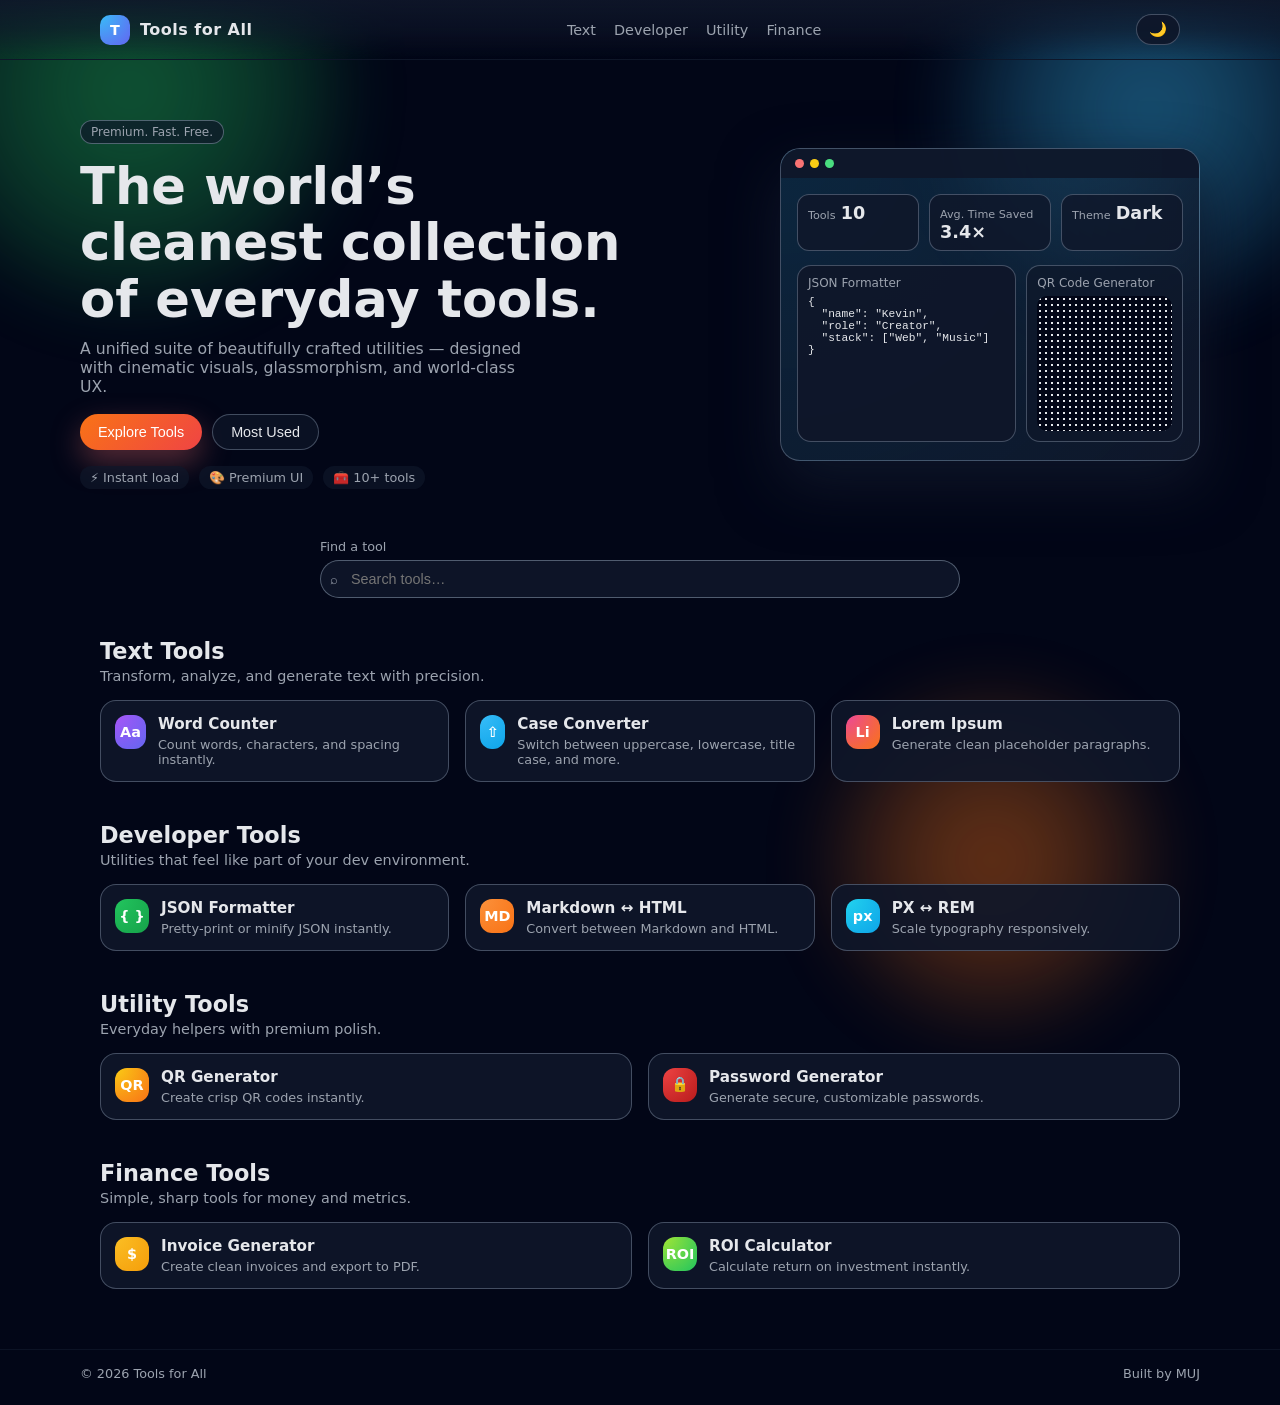
<file: index.html>
<!DOCTYPE html>
<html lang="en">
<head>
  <meta charset="UTF-8" />
  <title>Tools for All — Premium Utility Suite</title>
  <meta name="viewport" content="width=device-width, initial-scale=1" />
  <link rel="stylesheet" href="style.css" />
</head>

<body>

  <!-- Floating Orbs -->
  <div class="orb orb-1"></div>
  <div class="orb orb-2"></div>
  <div class="orb orb-3"></div>

  <!-- Top Navigation -->
  <header class="topbar">
    <div class="topbar-inner">
      <div class="logo">
        <div class="logo-mark">T</div>
        <span class="logo-text">Tools for All</span>
      </div>

      <nav class="nav-links">
        <a href="#text-tools">Text</a>
        <a href="#dev-tools">Developer</a>
        <a href="#utility-tools">Utility</a>
        <a href="#finance-tools">Finance</a>
      </nav>

      <button id="modeToggle" class="mode-toggle">🌙</button>
    </div>
  </header>

  <!-- Hero Section -->
  <section class="hero">
    <div class="hero-inner">

      <div class="hero-copy">
        <div class="hero-pill">Premium. Fast. Free.</div>
        <h1>The world’s cleanest collection of everyday tools.</h1>
        <p>
          A unified suite of beautifully crafted utilities — designed with cinematic visuals,
          glassmorphism, and world‑class UX.
        </p>

        <div class="hero-actions">
          <button class="pill-btn pill-btn-primary" onclick="document.getElementById('tools').scrollIntoView({behavior:'smooth'})">
            Explore Tools
          </button>
          <button class="pill-btn pill-btn-ghost">Most Used</button>
        </div>

        <div class="hero-meta">
          <span>⚡ Instant load</span>
          <span>🎨 Premium UI</span>
          <span>🧰 10+ tools</span>
        </div>
      </div>

      <div class="hero-panel">
        <div class="hero-panel-inner">
          <div class="hero-panel-header">
            <span class="dot dot-red"></span>
            <span class="dot dot-yellow"></span>
            <span class="dot dot-green"></span>
          </div>

          <div class="hero-panel-body">
            <div class="hero-stats">
              <div class="stat">
                <span class="stat-label">Tools</span>
                <span class="stat-value">10</span>
              </div>
              <div class="stat">
                <span class="stat-label">Avg. Time Saved</span>
                <span class="stat-value">3.4×</span>
              </div>
              <div class="stat">
                <span class="stat-label">Theme</span>
                <span class="stat-value" id="themeLabel">Dark</span>
              </div>
            </div>

            <div class="hero-preview">
              <div class="preview-card">
                <span class="preview-label">JSON Formatter</span>
                <pre>{
  "name": "Kevin",
  "role": "Creator",
  "stack": ["Web", "Music"]
}</pre>
              </div>

              <div class="preview-card preview-card-secondary">
                <span class="preview-label">QR Code Generator</span>
                <div class="preview-qr"></div>
              </div>
            </div>

          </div>
        </div>
      </div>

    </div>
  </section>

  <!-- Search -->
  <section class="search-section">
    <div class="search-inner">
      <div class="search-label">Find a tool</div>
      <div class="search-input-wrap">
        <span class="search-icon">⌕</span>
        <input id="search" type="text" placeholder="Search tools…" />
      </div>
    </div>
  </section>

  <!-- Tools -->
  <main id="tools" class="tools-section">

    <!-- TEXT TOOLS -->
    <section class="tools-group" id="text-tools">
      <div class="tools-group-header">
        <h2>Text Tools</h2>
        <p>Transform, analyze, and generate text with precision.</p>
      </div>

      <div class="tools-grid">
        <a class="tool-card" data-name="word counter" href="word-counter/">
          <div class="tool-icon tool-icon-purple">Aa</div>
          <div class="tool-body">
            <h3>Word Counter</h3>
            <p>Count words, characters, and spacing instantly.</p>
          </div>
        </a>

        <a class="tool-card" data-name="case converter" href="case-converter/">
          <div class="tool-icon tool-icon-blue">⇧</div>
          <div class="tool-body">
            <h3>Case Converter</h3>
            <p>Switch between uppercase, lowercase, title case, and more.</p>
          </div>
        </a>

        <a class="tool-card" data-name="lorem ipsum" href="lorem-ipsum/">
          <div class="tool-icon tool-icon-pink">Li</div>
          <div class="tool-body">
            <h3>Lorem Ipsum</h3>
            <p>Generate clean placeholder paragraphs.</p>
          </div>
        </a>
      </div>
    </section>

    <!-- DEVELOPER TOOLS -->
    <section class="tools-group" id="dev-tools">
      <div class="tools-group-header">
        <h2>Developer Tools</h2>
        <p>Utilities that feel like part of your dev environment.</p>
      </div>

      <div class="tools-grid">
        <a class="tool-card" data-name="json formatter" href="json-formatter/">
          <div class="tool-icon tool-icon-green">{ }</div>
          <div class="tool-body">
            <h3>JSON Formatter</h3>
            <p>Pretty‑print or minify JSON instantly.</p>
          </div>
        </a>

        <a class="tool-card" data-name="markdown html" href="markdown-to-html/">
          <div class="tool-icon tool-icon-orange">MD</div>
          <div class="tool-body">
            <h3>Markdown ↔ HTML</h3>
            <p>Convert between Markdown and HTML.</p>
          </div>
        </a>

        <a class="tool-card" data-name="px rem" href="px-to-rem/">
          <div class="tool-icon tool-icon-cyan">px</div>
          <div class="tool-body">
            <h3>PX ↔ REM</h3>
            <p>Scale typography responsively.</p>
          </div>
        </a>
      </div>
    </section>

    <!-- UTILITY TOOLS -->
    <section class="tools-group" id="utility-tools">
      <div class="tools-group-header">
        <h2>Utility Tools</h2>
        <p>Everyday helpers with premium polish.</p>
      </div>

      <div class="tools-grid">
        <a class="tool-card" data-name="qr code" href="qr-code-generator/">
          <div class="tool-icon tool-icon-yellow">QR</div>
          <div class="tool-body">
            <h3>QR Generator</h3>
            <p>Create crisp QR codes instantly.</p>
          </div>
        </a>

        <a class="tool-card" data-name="password generator" href="password-generator/">
          <div class="tool-icon tool-icon-red">🔒</div>
          <div class="tool-body">
            <h3>Password Generator</h3>
            <p>Generate secure, customizable passwords.</p>
          </div>
        </a>
      </div>
    </section>

    <!-- FINANCE TOOLS -->
    <section class="tools-group" id="finance-tools">
      <div class="tools-group-header">
        <h2>Finance Tools</h2>
        <p>Simple, sharp tools for money and metrics.</p>
      </div>

      <div class="tools-grid">
        <a class="tool-card" data-name="invoice generator" href="invoice-generator/">
          <div class="tool-icon tool-icon-gold">$</div>
          <div class="tool-body">
            <h3>Invoice Generator</h3>
            <p>Create clean invoices and export to PDF.</p>
          </div>
        </a>

        <a class="tool-card" data-name="roi calculator" href="roi-calculator/">
          <div class="tool-icon tool-icon-lime">ROI</div>
          <div class="tool-body">
            <h3>ROI Calculator</h3>
            <p>Calculate return on investment instantly.</p>
          </div>
        </a>
      </div>
    </section>

  </main>

  <!-- Footer -->
  <footer class="footer">
    <div class="footer-inner">
      <span>© 2026 Tools for All </span>
      <span>Built by MUJ</span>
    </div>
  </footer>

  <script>
    // Theme toggle
    const modeToggle = document.getElementById('modeToggle');
    const themeLabel = document.getElementById('themeLabel');

    function applyMode(mode) {
      if (mode === 'light') {
        document.body.classList.add('light');
        modeToggle.textContent = '🌚';
        if (themeLabel) themeLabel.textContent = 'Light';
      } else {
        document.body.classList.remove('light');
        modeToggle.textContent = '🌙';
        if (themeLabel) themeLabel.textContent = 'Dark';
      }
    }

    const savedMode = localStorage.getItem('tfa-mode') || 'dark';
    applyMode(savedMode);

    modeToggle.addEventListener('click', () => {
      const next = document.body.classList.contains('light') ? 'dark' : 'light';
      localStorage.setItem('tfa-mode', next);
      applyMode(next);
    });

    // Search filter
    const searchInput = document.getElementById('search');
    const toolCards = document.querySelectorAll('.tool-card');

    searchInput.addEventListener('input', () => {
      const q = searchInput.value.toLowerCase();
      toolCards.forEach(card => {
        const name = card.dataset.name;
        card.style.display = name.includes(q) ? 'flex' : 'none';
      });
    });
  </script>

</body>
</html>
</file>
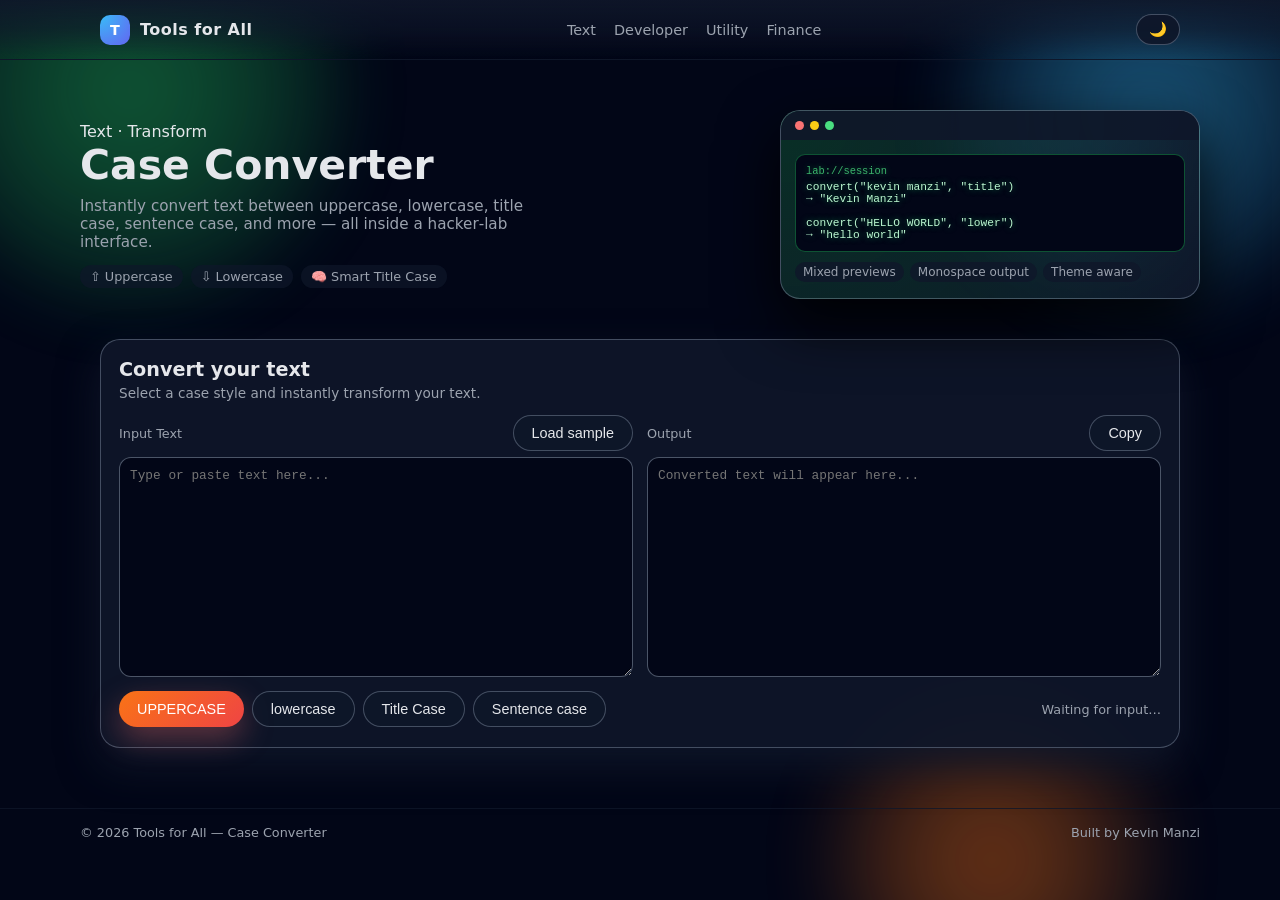
<file: case-converter/index.html>
<!DOCTYPE html>
<html lang="en">
<head>
  <meta charset="UTF-8" />
  <title>Case Converter — Tools for All</title>
  <meta name="viewport" content="width=device-width, initial-scale=1" />
  <link rel="stylesheet" href="../style.css" />
</head>

<body>

  <!-- Orbs -->
  <div class="orb orb-1"></div>
  <div class="orb orb-2"></div>
  <div class="orb orb-3"></div>

  <!-- Topbar -->
  <header class="topbar">
    <div class="topbar-inner">
      <div class="logo">
        <div class="logo-mark">T</div>
        <span class="logo-text">Tools for All</span>
      </div>

      <nav class="nav-links">
        <a href="../index.html#text-tools">Text</a>
        <a href="../index.html#dev-tools">Developer</a>
        <a href="../index.html#utility-tools">Utility</a>
        <a href="../index.html#finance-tools">Finance</a>
      </nav>

      <button id="modeToggle" class="mode-toggle">🌙</button>
    </div>
  </header>

  <!-- Hacker-Lab Hero -->
  <section class="tool-hero tool-hero-hacker">
    <div class="tool-hero-inner">

      <div class="tool-hero-copy">
        <div class="hero-pill">Text · Transform</div>
        <h1>Case Converter</h1>
        <p>
          Instantly convert text between uppercase, lowercase, title case, sentence case, and more — all inside a hacker‑lab interface.
        </p>
        <div class="tool-hero-meta">
          <span>⇧ Uppercase</span>
          <span>⇩ Lowercase</span>
          <span>🧠 Smart Title Case</span>
        </div>
      </div>

      <div class="tool-hero-panel">
        <div class="tool-hero-panel-inner tool-hero-panel-hacker">
          <div class="hero-panel-header">
            <span class="dot dot-red"></span>
            <span class="dot dot-yellow"></span>
            <span class="dot dot-green"></span>
          </div>

          <div class="tool-hero-panel-body">
            <div class="tool-hero-code tool-hero-code-hacker">
<pre>convert("kevin manzi", "title")
→ "Kevin Manzi"

convert("HELLO WORLD", "lower")
→ "hello world"</pre>
            </div>

            <div class="tool-hero-badges">
              <span>Mixed previews</span>
              <span>Monospace output</span>
              <span>Theme aware</span>
            </div>
          </div>
        </div>
      </div>

    </div>
  </section>

  <!-- Tool Layout -->
  <main class="tool-layout">
    <section class="tool-panel">

      <div class="tool-panel-header">
        <h2>Convert your text</h2>
        <p>Select a case style and instantly transform your text.</p>
      </div>

      <div class="tool-panel-body tool-panel-body-split">

        <!-- Input -->
        <div class="tool-column">
          <div class="tool-column-header">
            <span>Input Text</span>
            <button class="pill-btn pill-btn-ghost" id="sampleCaseBtn">Load sample</button>
          </div>

          <textarea id="caseInput" placeholder="Type or paste text here..."></textarea>
        </div>

        <!-- Output -->
        <div class="tool-column">
          <div class="tool-column-header">
            <span>Output</span>
            <button class="pill-btn pill-btn-ghost" id="copyCaseBtn">Copy</button>
          </div>

          <textarea id="caseOutput" readonly placeholder="Converted text will appear here..."></textarea>
        </div>

      </div>

      <!-- Buttons -->
      <div class="tool-actions-row">
        <div class="tool-actions-left">
          <button class="pill-btn pill-btn-primary" id="toUpperBtn">UPPERCASE</button>
          <button class="pill-btn pill-btn-ghost" id="toLowerBtn">lowercase</button>
          <button class="pill-btn pill-btn-ghost" id="toTitleBtn">Title Case</button>
          <button class="pill-btn pill-btn-ghost" id="toSentenceBtn">Sentence case</button>
        </div>

        <div class="tool-status" id="caseStatus">Waiting for input…</div>
      </div>

    </section>
  </main>

  <!-- Footer -->
  <footer class="footer">
    <div class="footer-inner">
      <span>© 2026 Tools for All — Case Converter</span>
      <span>Built by Kevin Manzi</span>
    </div>
  </footer>

  <script>
    // Theme toggle
    const modeToggle = document.getElementById('modeToggle');

    function applyMode(mode) {
      if (mode === 'light') {
        document.body.classList.add('light');
        modeToggle.textContent = '🌚';
      } else {
        document.body.classList.remove('light');
        modeToggle.textContent = '🌙';
      }
    }

    const savedMode = localStorage.getItem('tfa-mode') || 'dark';
    applyMode(savedMode);

    modeToggle.addEventListener('click', () => {
      const next = document.body.classList.contains('light') ? 'dark' : 'light';
      localStorage.setItem('tfa-mode', next);
      applyMode(next);
    });

    // Case Converter Logic
    const caseInput = document.getElementById('caseInput');
    const caseOutput = document.getElementById('caseOutput');
    const caseStatus = document.getElementById('caseStatus');

    const sampleCaseBtn = document.getElementById('sampleCaseBtn');
    const copyCaseBtn = document.getElementById('copyCaseBtn');

    const toUpperBtn = document.getElementById('toUpperBtn');
    const toLowerBtn = document.getElementById('toLowerBtn');
    const toTitleBtn = document.getElementById('toTitleBtn');
    const toSentenceBtn = document.getElementById('toSentenceBtn');

    function setCaseStatus(text, ok = true) {
      caseStatus.textContent = text;
      caseStatus.className = 'tool-status ' + (ok ? 'ok' : 'error');
    }

    function titleCase(str) {
      return str.toLowerCase().replace(/\b\w/g, c => c.toUpperCase());
    }

    function sentenceCase(str) {
      const lower = str.toLowerCase();
      return lower.charAt(0).toUpperCase() + lower.slice(1);
    }

    function convert(fn) {
      const text = caseInput.value;
      if (!text.trim()) {
        setCaseStatus('No input provided.', false);
        return;
      }
      caseOutput.value = fn(text);
      setCaseStatus('Converted successfully.', true);
    }

    toUpperBtn.addEventListener('click', () => convert(t => t.toUpperCase()));
    toLowerBtn.addEventListener('click', () => convert(t => t.toLowerCase()));
    toTitleBtn.addEventListener('click', () => convert(titleCase));
    toSentenceBtn.addEventListener('click', () => convert(sentenceCase));

    sampleCaseBtn.addEventListener('click', () => {
      caseInput.value = "kevin is building the cleanest tool suite on the internet.";
      setCaseStatus('Sample text loaded.', true);
    });

    copyCaseBtn.addEventListener('click', async () => {
      if (!caseOutput.value.trim()) {
        setCaseStatus('Nothing to copy.', false);
        return;
      }
      await navigator.clipboard.writeText(caseOutput.value);
      setCaseStatus('Output copied.', true);
    });
  </script>

</body>
</html>
</file>
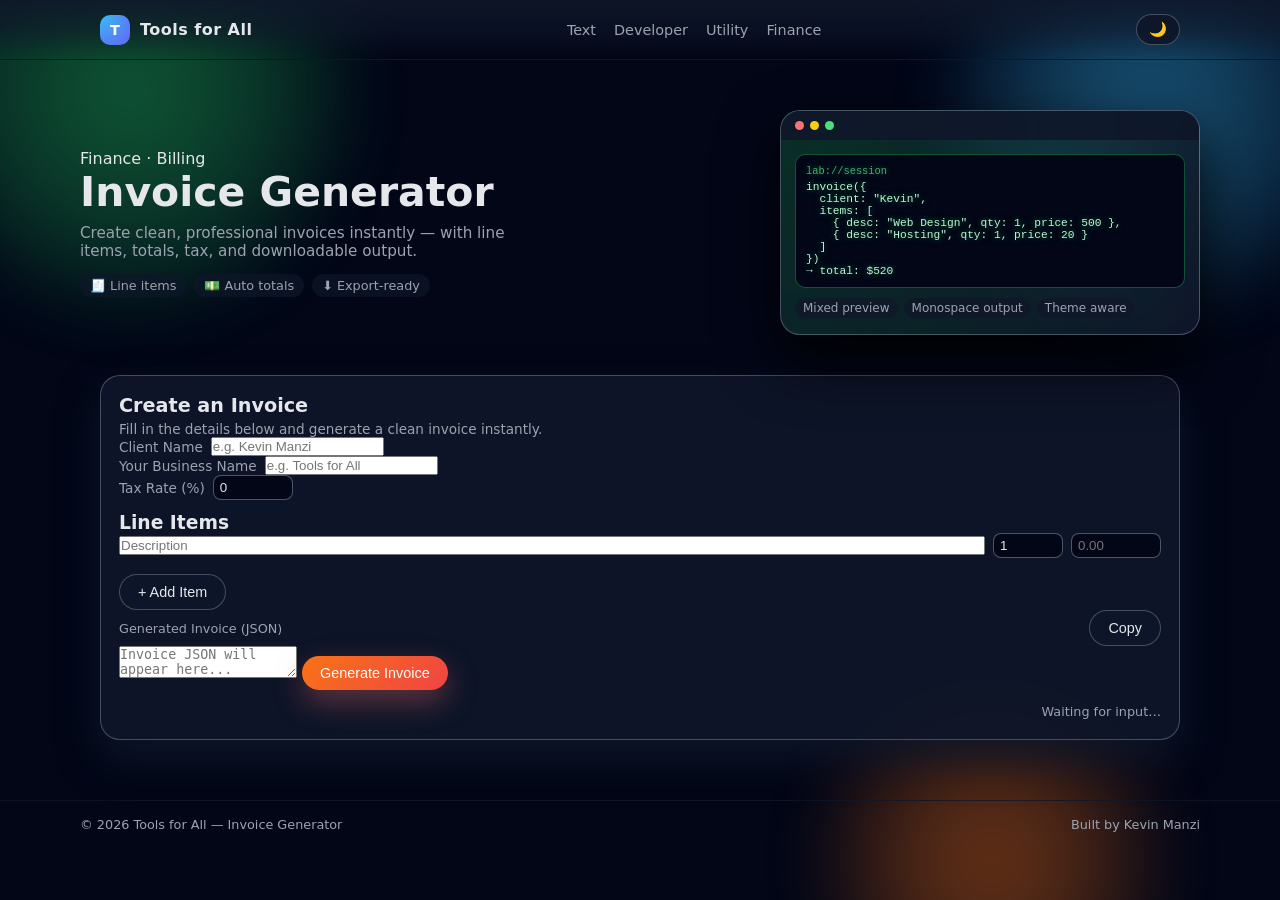
<file: invoice-generator/index.html>
<!DOCTYPE html>
<html lang="en">
<head>
  <meta charset="UTF-8" />
  <title>Invoice Generator — Tools for All</title>
  <meta name="viewport" content="width=device-width, initial-scale=1" />
  <link rel="stylesheet" href="../style.css" />
</head>

<body>

  <!-- Orbs -->
  <div class="orb orb-1"></div>
  <div class="orb orb-2"></div>
  <div class="orb orb-3"></div>

  <!-- Topbar -->
  <header class="topbar">
    <div class="topbar-inner">
      <div class="logo">
        <div class="logo-mark">T</div>
        <span class="logo-text">Tools for All</span>
      </div>

      <nav class="nav-links">
        <a href="../index.html#text-tools">Text</a>
        <a href="../index.html#dev-tools">Developer</a>
        <a href="../index.html#utility-tools">Utility</a>
        <a href="../index.html#finance-tools">Finance</a>
      </nav>

      <button id="modeToggle" class="mode-toggle">🌙</button>
    </div>
  </header>

  <!-- Hacker-Lab Hero -->
  <section class="tool-hero tool-hero-hacker">
    <div class="tool-hero-inner">

      <div class="tool-hero-copy">
        <div class="hero-pill">Finance · Billing</div>
        <h1>Invoice Generator</h1>
        <p>
          Create clean, professional invoices instantly — with line items, totals, tax, and downloadable output.
        </p>
        <div class="tool-hero-meta">
          <span>🧾 Line items</span>
          <span>💵 Auto totals</span>
          <span>⬇️ Export‑ready</span>
        </div>
      </div>

      <div class="tool-hero-panel">
        <div class="tool-hero-panel-inner tool-hero-panel-hacker">
          <div class="hero-panel-header">
            <span class="dot dot-red"></span>
            <span class="dot dot-yellow"></span>
            <span class="dot dot-green"></span>
          </div>

          <div class="tool-hero-panel-body">
            <div class="tool-hero-code tool-hero-code-hacker">
<pre>invoice({
  client: "Kevin",
  items: [
    { desc: "Web Design", qty: 1, price: 500 },
    { desc: "Hosting", qty: 1, price: 20 }
  ]
})
→ total: $520</pre>
            </div>

            <div class="tool-hero-badges">
              <span>Mixed preview</span>
              <span>Monospace output</span>
              <span>Theme aware</span>
            </div>
          </div>
        </div>
      </div>

    </div>
  </section>

  <!-- Tool Layout -->
  <main class="tool-layout">
    <section class="tool-panel">

      <div class="tool-panel-header">
        <h2>Create an Invoice</h2>
        <p>Fill in the details below and generate a clean invoice instantly.</p>
      </div>

      <div class="tool-panel-body">

        <div class="invoice-grid">

          <!-- Left Column -->
          <div class="invoice-left">

            <label class="field-row">
              <span>Client Name</span>
              <input id="invClient" type="text" placeholder="e.g. Kevin Manzi" />
            </label>

            <label class="field-row">
              <span>Your Business Name</span>
              <input id="invBusiness" type="text" placeholder="e.g. Tools for All" />
            </label>

            <label class="field-row">
              <span>Tax Rate (%)</span>
              <input id="invTax" type="number" min="0" max="50" value="0" />
            </label>

            <h3 style="margin-top:12px;">Line Items</h3>

            <div id="invItems"></div>

            <button class="pill-btn pill-btn-ghost" id="addItemBtn" style="margin-top:10px;">
              + Add Item
            </button>

          </div>

          <!-- Right Column -->
          <div class="invoice-right">
            <div class="tool-column-header">
              <span>Generated Invoice (JSON)</span>
              <button class="pill-btn pill-btn-ghost" id="copyInvoiceBtn">Copy</button>
            </div>

            <textarea id="invOutput" readonly placeholder="Invoice JSON will appear here..."></textarea>

            <button class="pill-btn pill-btn-primary" id="generateInvoiceBtn" style="margin-top:10px;">
              Generate Invoice
            </button>
          </div>

        </div>

      </div>

      <div class="tool-actions-row">
        <div class="tool-actions-left"></div>
        <div class="tool-status" id="invStatus">Waiting for input…</div>
      </div>

    </section>
  </main>

  <!-- Footer -->
  <footer class="footer">
    <div class="footer-inner">
      <span>© 2026 Tools for All — Invoice Generator</span>
      <span>Built by Kevin Manzi</span>
    </div>
  </footer>

  <script>
    // Theme toggle
    const modeToggle = document.getElementById('modeToggle');

    function applyMode(mode) {
      if (mode === 'light') {
        document.body.classList.add('light');
        modeToggle.textContent = '🌚';
      } else {
        document.body.classList.remove('light');
        modeToggle.textContent = '🌙';
      }
    }

    const savedMode = localStorage.getItem('tfa-mode') || 'dark';
    applyMode(savedMode);

    modeToggle.addEventListener('click', () => {
      const next = document.body.classList.contains('light') ? 'dark' : 'light';
      localStorage.setItem('tfa-mode', next);
      applyMode(next);
    });

    // Invoice Logic
    const invClient = document.getElementById('invClient');
    const invBusiness = document.getElementById('invBusiness');
    const invTax = document.getElementById('invTax');
    const invItems = document.getElementById('invItems');
    const invOutput = document.getElementById('invOutput');
    const invStatus = document.getElementById('invStatus');

    const addItemBtn = document.getElementById('addItemBtn');
    const generateInvoiceBtn = document.getElementById('generateInvoiceBtn');
    const copyInvoiceBtn = document.getElementById('copyInvoiceBtn');

    function setInvStatus(text, ok = true) {
      invStatus.textContent = text;
      invStatus.className = 'tool-status ' + (ok ? 'ok' : 'error');
    }

    function createItemRow() {
      const row = document.createElement('div');
      row.className = 'field-row';
      row.style.marginBottom = '6px';

      row.innerHTML = `
        <input class="item-desc" type="text" placeholder="Description" style="flex:2;" />
        <input class="item-qty" type="number" min="1" value="1" style="width:70px;" />
        <input class="item-price" type="number" min="0" step="0.01" placeholder="0.00" style="width:90px;" />
      `;

      return row;
    }

    addItemBtn.addEventListener('click', () => {
      invItems.appendChild(createItemRow());
      setInvStatus('Added line item.', true);
    });

    // Add one default item
    invItems.appendChild(createItemRow());

    generateInvoiceBtn.addEventListener('click', () => {
      const client = invClient.value.trim();
      const business = invBusiness.value.trim();
      const taxRate = parseFloat(invTax.value) || 0;

      if (!client || !business) {
        setInvStatus('Client and business name required.', false);
        return;
      }

      const items = [];
      const rows = invItems.querySelectorAll('.field-row');

      rows.forEach(row => {
        const desc = row.querySelector('.item-desc').value.trim();
        const qty = parseFloat(row.querySelector('.item-qty').value) || 0;
        const price = parseFloat(row.querySelector('.item-price').value) || 0;

        if (desc && qty > 0 && price >= 0) {
          items.push({ desc, qty, price });
        }
      });

      if (items.length === 0) {
        setInvStatus('Add at least one valid line item.', false);
        return;
      }

      const subtotal = items.reduce((sum, i) => sum + i.qty * i.price, 0);
      const tax = subtotal * (taxRate / 100);
      const total = subtotal + tax;

      const invoice = {
        client,
        business,
        taxRate,
        items,
        subtotal: subtotal.toFixed(2),
        tax: tax.toFixed(2),
        total: total.toFixed(2),
        generated_at: new Date().toISOString()
      };

      invOutput.value = JSON.stringify(invoice, null, 2);
      setInvStatus('Invoice generated.', true);
    });

    copyInvoiceBtn.addEventListener('click', async () => {
      if (!invOutput.value.trim()) {
        setInvStatus('Nothing to copy.', false);
        return;
      }
      await navigator.clipboard.writeText(invOutput.value);
      setInvStatus('Invoice copied.', true);
    });
  </script>

</body>
</html>
</file>
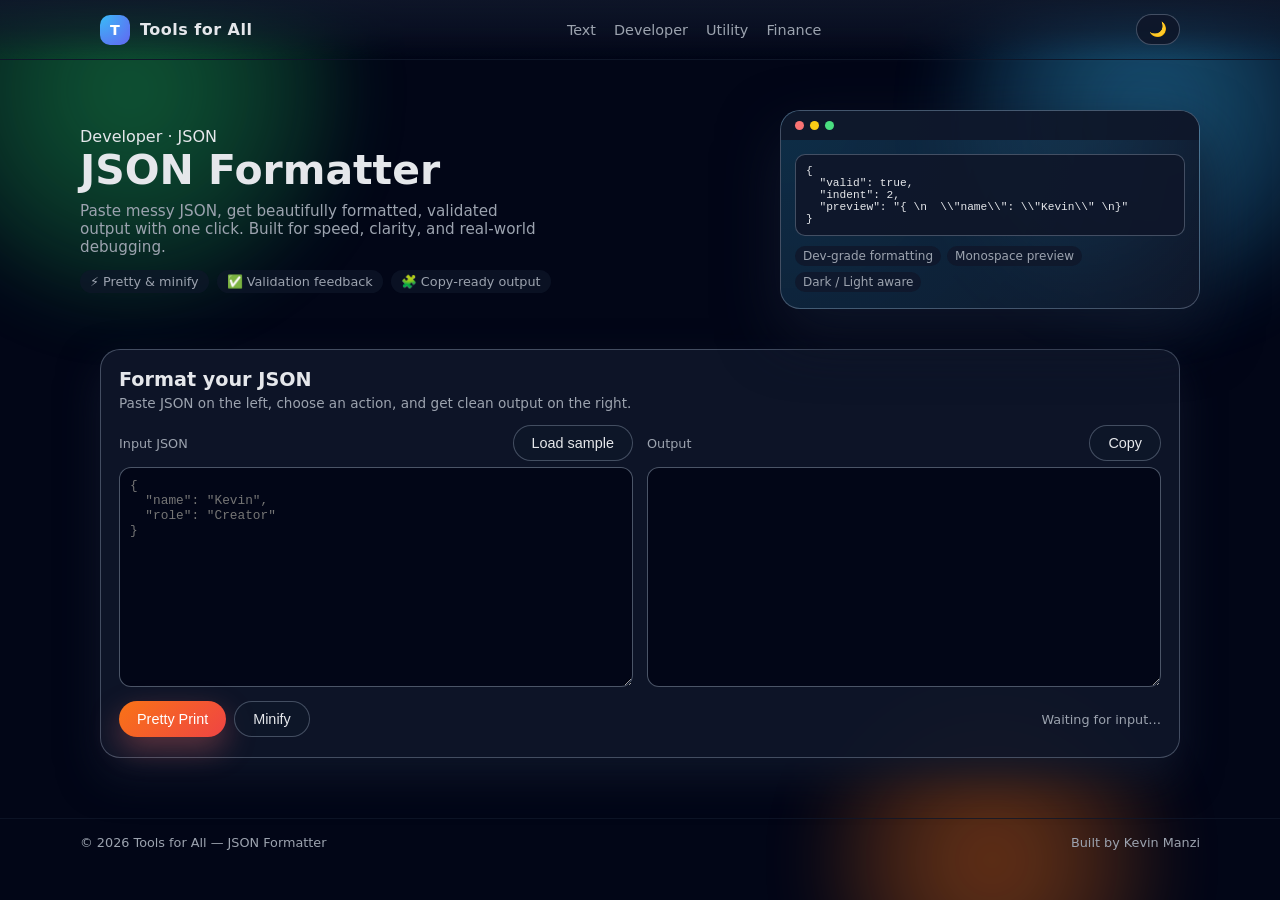
<file: json-formatter/index.html>
<!DOCTYPE html>
<html lang="en">
<head>
  <meta charset="UTF-8" />
  <title>JSON Formatter — Tools for All</title>
  <meta name="viewport" content="width=device-width, initial-scale=1" />
  <link rel="stylesheet" href="../style.css" />
</head>

<body>

  <!-- Orbs (reuse global aesthetic) -->
  <div class="orb orb-1"></div>
  <div class="orb orb-2"></div>
  <div class="orb orb-3"></div>

  <!-- Topbar (same as homepage) -->
  <header class="topbar">
    <div class="topbar-inner">
      <div class="logo">
        <div class="logo-mark">T</div>
        <span class="logo-text">Tools for All</span>
      </div>

      <nav class="nav-links">
        <a href="../index.html#text-tools">Text</a>
        <a href="../index.html#dev-tools">Developer</a>
        <a href="../index.html#utility-tools">Utility</a>
        <a href="../index.html#finance-tools">Finance</a>
      </nav>

      <button id="modeToggle" class="mode-toggle">🌙</button>
    </div>
  </header>

  <!-- Tool Hero (tool-specific) -->
  <section class="tool-hero tool-hero-json">
    <div class="tool-hero-inner">
      <div class="tool-hero-copy">
        <div class="hero-pill">Developer · JSON</div>
        <h1>JSON Formatter</h1>
        <p>
          Paste messy JSON, get beautifully formatted, validated output with one click.
          Built for speed, clarity, and real‑world debugging.
        </p>
        <div class="tool-hero-meta">
          <span>⚡ Pretty & minify</span>
          <span>✅ Validation feedback</span>
          <span>🧩 Copy‑ready output</span>
        </div>
      </div>

      <div class="tool-hero-panel">
        <div class="tool-hero-panel-inner">
          <div class="hero-panel-header">
            <span class="dot dot-red"></span>
            <span class="dot dot-yellow"></span>
            <span class="dot dot-green"></span>
          </div>
          <div class="tool-hero-panel-body">
            <div class="tool-hero-code">
              <pre>{
  "valid": true,
  "indent": 2,
  "preview": "{ \n  \\"name\\": \\"Kevin\\" \n}"
}</pre>
            </div>
            <div class="tool-hero-badges">
              <span>Dev‑grade formatting</span>
              <span>Monospace preview</span>
              <span>Dark / Light aware</span>
            </div>
          </div>
        </div>
      </div>
    </div>
  </section>

  <!-- Tool Layout -->
  <main class="tool-layout">
    <section class="tool-panel">
      <div class="tool-panel-header">
        <h2>Format your JSON</h2>
        <p>Paste JSON on the left, choose an action, and get clean output on the right.</p>
      </div>

      <div class="tool-panel-body tool-panel-body-split">
        <div class="tool-column">
          <div class="tool-column-header">
            <span>Input JSON</span>
            <button class="pill-btn pill-btn-ghost" id="sampleJsonBtn">Load sample</button>
          </div>
          <textarea id="jsonInput" spellcheck="false" placeholder='{
  "name": "Kevin",
  "role": "Creator"
}'></textarea>
        </div>

        <div class="tool-column">
          <div class="tool-column-header">
            <span>Output</span>
            <button class="pill-btn pill-btn-ghost" id="copyOutputBtn">Copy</button>
          </div>
          <textarea id="jsonOutput" spellcheck="false" readonly></textarea>
        </div>
      </div>

      <div class="tool-actions-row">
        <div class="tool-actions-left">
          <button class="pill-btn pill-btn-primary" id="formatBtn">Pretty Print</button>
          <button class="pill-btn pill-btn-ghost" id="minifyBtn">Minify</button>
        </div>
        <div class="tool-status" id="statusBar">Waiting for input…</div>
      </div>
    </section>
  </main>

  <!-- Footer -->
  <footer class="footer">
    <div class="footer-inner">
      <span>© 2026 Tools for All — JSON Formatter</span>
      <span>Built by Kevin Manzi</span>
    </div>
  </footer>

  <script>
    // Theme toggle (same logic as homepage)
    const modeToggle = document.getElementById('modeToggle');

    function applyMode(mode) {
      if (mode === 'light') {
        document.body.classList.add('light');
        modeToggle.textContent = '🌚';
      } else {
        document.body.classList.remove('light');
        modeToggle.textContent = '🌙';
      }
    }

    const savedMode = localStorage.getItem('tfa-mode') || 'dark';
    applyMode(savedMode);

    modeToggle.addEventListener('click', () => {
      const next = document.body.classList.contains('light') ? 'dark' : 'light';
      localStorage.setItem('tfa-mode', next);
      applyMode(next);
    });

    // JSON formatter logic
    const inputEl = document.getElementById('jsonInput');
    const outputEl = document.getElementById('jsonOutput');
    const statusBar = document.getElementById('statusBar');
    const formatBtn = document.getElementById('formatBtn');
    const minifyBtn = document.getElementById('minifyBtn');
    const sampleBtn = document.getElementById('sampleJsonBtn');
    const copyBtn = document.getElementById('copyOutputBtn');

    function setStatus(text, ok = true) {
      statusBar.textContent = text;
      statusBar.className = 'tool-status ' + (ok ? 'ok' : 'error');
    }

    function parseJson() {
      const raw = inputEl.value.trim();
      if (!raw) {
        setStatus('No input provided.', false);
        return null;
      }
      try {
        const parsed = JSON.parse(raw);
        setStatus('Valid JSON ✔', true);
        return parsed;
      } catch (e) {
        setStatus('Invalid JSON: ' + e.message, false);
        return null;
      }
    }

    formatBtn.addEventListener('click', () => {
      const parsed = parseJson();
      if (!parsed) return;
      outputEl.value = JSON.stringify(parsed, null, 2);
    });

    minifyBtn.addEventListener('click', () => {
      const parsed = parseJson();
      if (!parsed) return;
      outputEl.value = JSON.stringify(parsed);
    });

    sampleBtn.addEventListener('click', () => {
      inputEl.value = JSON.stringify({
        name: "Kevin",
        role: "Creator",
        tools: ["JSON Formatter", "QR Generator", "Invoice Builder"]
      }, null, 2);
      setStatus('Sample JSON loaded. Click Pretty Print or Minify.', true);
    });

    copyBtn.addEventListener('click', async () => {
      if (!outputEl.value.trim()) {
        setStatus('Nothing to copy yet.', false);
        return;
      }
      try {
        await navigator.clipboard.writeText(outputEl.value);
        setStatus('Output copied to clipboard.', true);
      } catch {
        setStatus('Could not copy to clipboard.', false);
      }
    });
  </script>

</body>
</html>
</file>
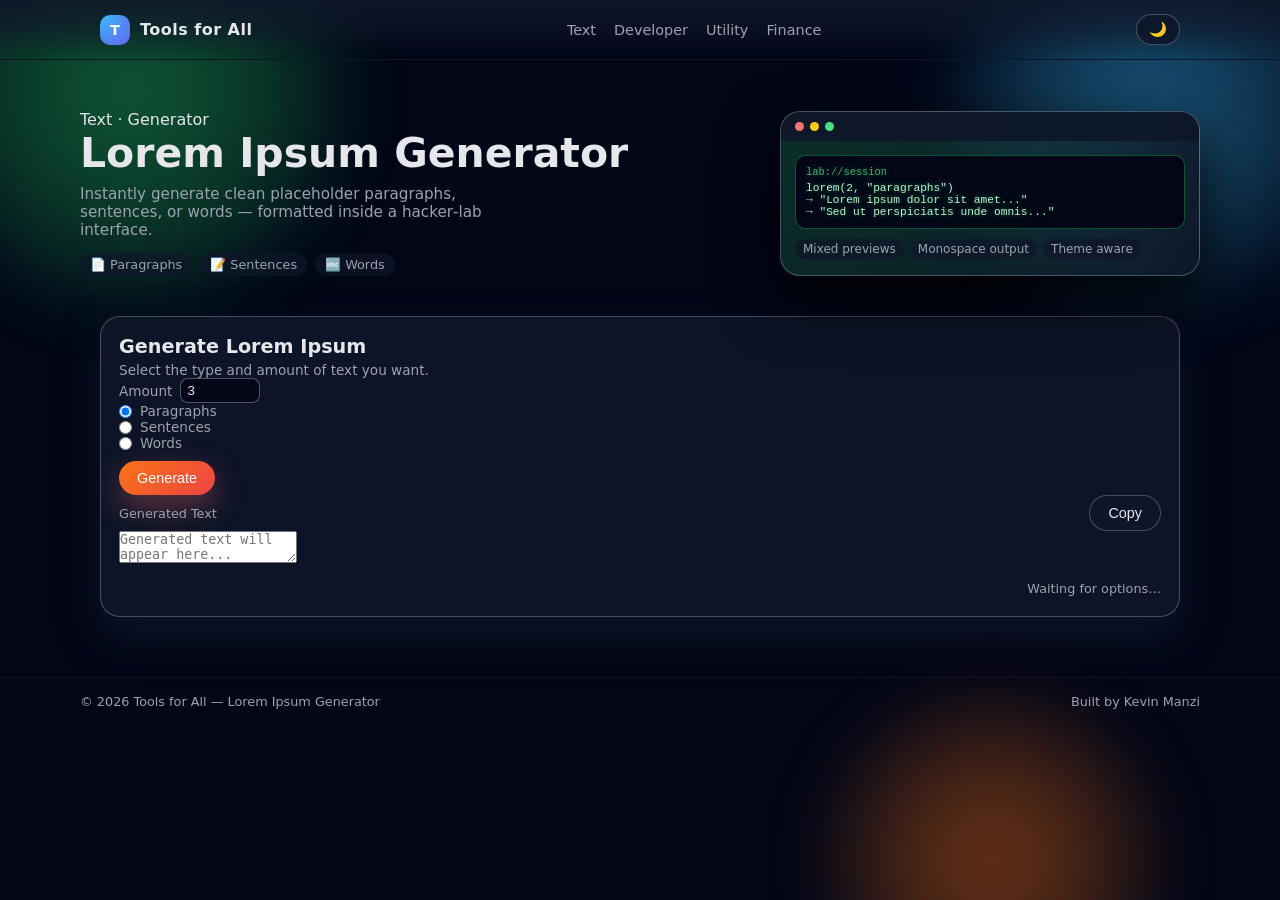
<file: lorem-ipsum/index.html>
<!DOCTYPE html>
<html lang="en">
<head>
  <meta charset="UTF-8" />
  <title>Lorem Ipsum Generator — Tools for All</title>
  <meta name="viewport" content="width=device-width, initial-scale=1" />
  <link rel="stylesheet" href="../style.css" />
</head>

<body>

  <!-- Orbs -->
  <div class="orb orb-1"></div>
  <div class="orb orb-2"></div>
  <div class="orb orb-3"></div>

  <!-- Topbar -->
  <header class="topbar">
    <div class="topbar-inner">
      <div class="logo">
        <div class="logo-mark">T</div>
        <span class="logo-text">Tools for All</span>
      </div>

      <nav class="nav-links">
        <a href="../index.html#text-tools">Text</a>
        <a href="../index.html#dev-tools">Developer</a>
        <a href="../index.html#utility-tools">Utility</a>
        <a href="../index.html#finance-tools">Finance</a>
      </nav>

      <button id="modeToggle" class="mode-toggle">🌙</button>
    </div>
  </header>

  <!-- Hacker-Lab Hero -->
  <section class="tool-hero tool-hero-hacker">
    <div class="tool-hero-inner">

      <div class="tool-hero-copy">
        <div class="hero-pill">Text · Generator</div>
        <h1>Lorem Ipsum Generator</h1>
        <p>
          Instantly generate clean placeholder paragraphs, sentences, or words — formatted inside a hacker‑lab interface.
        </p>
        <div class="tool-hero-meta">
          <span>📄 Paragraphs</span>
          <span>📝 Sentences</span>
          <span>🔤 Words</span>
        </div>
      </div>

      <div class="tool-hero-panel">
        <div class="tool-hero-panel-inner tool-hero-panel-hacker">
          <div class="hero-panel-header">
            <span class="dot dot-red"></span>
            <span class="dot dot-yellow"></span>
            <span class="dot dot-green"></span>
          </div>

          <div class="tool-hero-panel-body">
            <div class="tool-hero-code tool-hero-code-hacker">
<pre>lorem(2, "paragraphs")
→ "Lorem ipsum dolor sit amet..."
→ "Sed ut perspiciatis unde omnis..."</pre>
            </div>

            <div class="tool-hero-badges">
              <span>Mixed previews</span>
              <span>Monospace output</span>
              <span>Theme aware</span>
            </div>
          </div>
        </div>
      </div>

    </div>
  </section>

  <!-- Tool Layout -->
  <main class="tool-layout">
    <section class="tool-panel">

      <div class="tool-panel-header">
        <h2>Generate Lorem Ipsum</h2>
        <p>Select the type and amount of text you want.</p>
      </div>

      <div class="tool-panel-body">

        <div class="lorem-grid">

          <!-- Controls -->
          <div class="lorem-controls">

            <label class="field-row">
              <span>Amount</span>
              <input id="loremAmount" type="number" min="1" max="20" value="3" />
            </label>

            <label class="field-row">
              <input id="loremTypeParagraphs" name="loremType" type="radio" checked />
              <span>Paragraphs</span>
            </label>

            <label class="field-row">
              <input id="loremTypeSentences" name="loremType" type="radio" />
              <span>Sentences</span>
            </label>

            <label class="field-row">
              <input id="loremTypeWords" name="loremType" type="radio" />
              <span>Words</span>
            </label>

            <button class="pill-btn pill-btn-primary" id="generateLoremBtn" style="margin-top:10px;">
              Generate
            </button>

          </div>

          <!-- Output -->
          <div class="lorem-output">
            <div class="tool-column-header">
              <span>Generated Text</span>
              <button class="pill-btn pill-btn-ghost" id="copyLoremBtn">Copy</button>
            </div>

            <textarea id="loremOutput" readonly placeholder="Generated text will appear here..."></textarea>
          </div>

        </div>

      </div>

      <div class="tool-actions-row">
        <div class="tool-actions-left"></div>
        <div class="tool-status" id="loremStatus">Waiting for options…</div>
      </div>

    </section>
  </main>

  <!-- Footer -->
  <footer class="footer">
    <div class="footer-inner">
      <span>© 2026 Tools for All — Lorem Ipsum Generator</span>
      <span>Built by Kevin Manzi</span>
    </div>
  </footer>

  <script>
    // Theme toggle
    const modeToggle = document.getElementById('modeToggle');

    function applyMode(mode) {
      if (mode === 'light') {
        document.body.classList.add('light');
        modeToggle.textContent = '🌚';
      } else {
        document.body.classList.remove('light');
        modeToggle.textContent = '🌙';
      }
    }

    const savedMode = localStorage.getItem('tfa-mode') || 'dark';
    applyMode(savedMode);

    modeToggle.addEventListener('click', () => {
      const next = document.body.classList.contains('light') ? 'dark' : 'light';
      localStorage.setItem('tfa-mode', next);
      applyMode(next);
    });

    // Lorem Ipsum Logic
    const loremAmount = document.getElementById('loremAmount');
    const loremOutput = document.getElementById('loremOutput');
    const loremStatus = document.getElementById('loremStatus');

    const typeParagraphs = document.getElementById('loremTypeParagraphs');
    const typeSentences = document.getElementById('loremTypeSentences');
    const typeWords = document.getElementById('loremTypeWords');

    const generateBtn = document.getElementById('generateLoremBtn');
    const copyBtn = document.getElementById('copyLoremBtn');

    function setLoremStatus(text, ok = true) {
      loremStatus.textContent = text;
      loremStatus.className = 'tool-status ' + (ok ? 'ok' : 'error');
    }

    // Basic lorem source
    const loremSource = `
      Lorem ipsum dolor sit amet consectetur adipiscing elit sed do eiusmod tempor incididunt ut labore et dolore magna aliqua
      Ut enim ad minim veniam quis nostrud exercitation ullamco laboris nisi ut aliquip ex ea commodo consequat
      Duis aute irure dolor in reprehenderit in voluptate velit esse cillum dolore eu fugiat nulla pariatur
      Excepteur sint occaecat cupidatat non proident sunt in culpa qui officia deserunt mollit anim id est laborum
    `.trim().split(/\s+/);

    function generateLorem() {
      const amount = Math.max(1, Math.min(20, parseInt(loremAmount.value, 10) || 1));

      if (typeWords.checked) {
        const words = [];
        for (let i = 0; i < amount; i++) {
          words.push(loremSource[i % loremSource.length]);
        }
        return words.join(" ");
      }

      if (typeSentences.checked) {
        const sentences = [];
        for (let i = 0; i < amount; i++) {
          const slice = loremSource.slice(0, 12).join(" ");
          sentences.push(slice.charAt(0).toUpperCase() + slice.slice(1) + ".");
        }
        return sentences.join(" ");
      }

      // Paragraphs
      const paragraphs = [];
      for (let i = 0; i < amount; i++) {
        const slice = loremSource.slice(0, 50).join(" ");
        paragraphs.push(slice.charAt(0).toUpperCase() + slice.slice(1) + ".");
      }
      return paragraphs.join("\n\n");
    }

    generateBtn.addEventListener('click', () => {
      loremOutput.value = generateLorem();
      setLoremStatus('Lorem Ipsum generated.', true);
    });

    copyBtn.addEventListener('click', async () => {
      if (!loremOutput.value.trim()) {
        setLoremStatus('Nothing to copy.', false);
        return;
      }
      await navigator.clipboard.writeText(loremOutput.value);
      setLoremStatus('Copied to clipboard.', true);
    });
  </script>

</body>
</html>
</file>
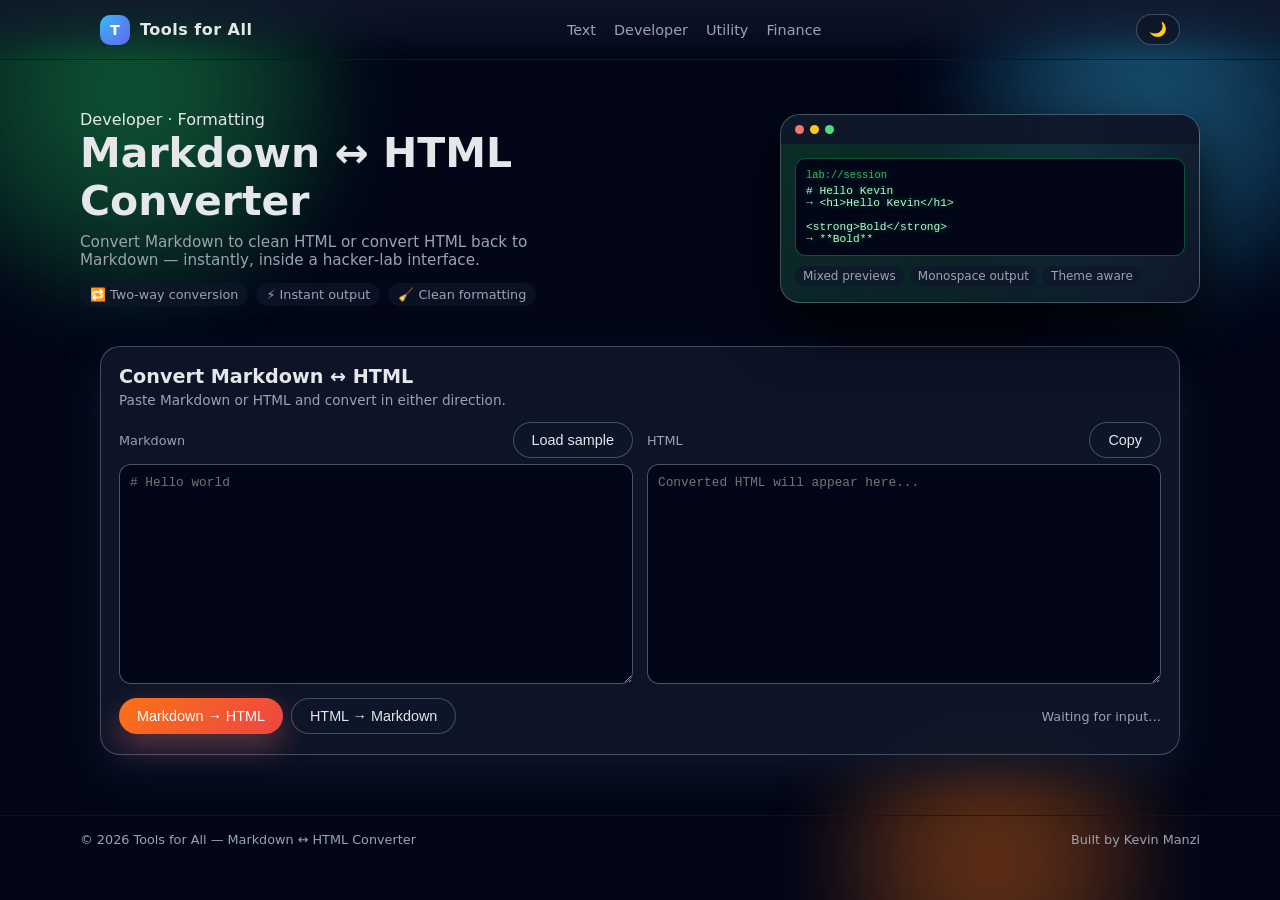
<file: markdown-to-html/index.html>
<!DOCTYPE html>
<html lang="en">
<head>
  <meta charset="UTF-8" />
  <title>Markdown ↔ HTML Converter — Tools for All</title>
  <meta name="viewport" content="width=device-width, initial-scale=1" />
  <link rel="stylesheet" href="../style.css" />
</head>

<body>

  <!-- Orbs -->
  <div class="orb orb-1"></div>
  <div class="orb orb-2"></div>
  <div class="orb orb-3"></div>

  <!-- Topbar -->
  <header class="topbar">
    <div class="topbar-inner">
      <div class="logo">
        <div class="logo-mark">T</div>
        <span class="logo-text">Tools for All</span>
      </div>

      <nav class="nav-links">
        <a href="../index.html#text-tools">Text</a>
        <a href="../index.html#dev-tools">Developer</a>
        <a href="../index.html#utility-tools">Utility</a>
        <a href="../index.html#finance-tools">Finance</a>
      </nav>

      <button id="modeToggle" class="mode-toggle">🌙</button>
    </div>
  </header>

  <!-- Hacker-Lab Hero -->
  <section class="tool-hero tool-hero-hacker">
    <div class="tool-hero-inner">

      <div class="tool-hero-copy">
        <div class="hero-pill">Developer · Formatting</div>
        <h1>Markdown ↔ HTML Converter</h1>
        <p>
          Convert Markdown to clean HTML or convert HTML back to Markdown — instantly, inside a hacker‑lab interface.
        </p>
        <div class="tool-hero-meta">
          <span>🔁 Two‑way conversion</span>
          <span>⚡ Instant output</span>
          <span>🧹 Clean formatting</span>
        </div>
      </div>

      <div class="tool-hero-panel">
        <div class="tool-hero-panel-inner tool-hero-panel-hacker">
          <div class="hero-panel-header">
            <span class="dot dot-red"></span>
            <span class="dot dot-yellow"></span>
            <span class="dot dot-green"></span>
          </div>

          <div class="tool-hero-panel-body">
            <div class="tool-hero-code tool-hero-code-hacker">
<pre># Hello Kevin
→ &lt;h1&gt;Hello Kevin&lt;/h1&gt;

&lt;strong&gt;Bold&lt;/strong&gt;
→ **Bold**</pre>
            </div>

            <div class="tool-hero-badges">
              <span>Mixed previews</span>
              <span>Monospace output</span>
              <span>Theme aware</span>
            </div>
          </div>
        </div>
      </div>

    </div>
  </section>

  <!-- Tool Layout -->
  <main class="tool-layout">
    <section class="tool-panel">

      <div class="tool-panel-header">
        <h2>Convert Markdown ↔ HTML</h2>
        <p>Paste Markdown or HTML and convert in either direction.</p>
      </div>

      <div class="tool-panel-body tool-panel-body-split">

        <!-- Markdown Input -->
        <div class="tool-column">
          <div class="tool-column-header">
            <span>Markdown</span>
            <button class="pill-btn pill-btn-ghost" id="sampleMdBtn">Load sample</button>
          </div>

          <textarea id="mdInput" placeholder="# Hello world"></textarea>
        </div>

        <!-- HTML Output -->
        <div class="tool-column">
          <div class="tool-column-header">
            <span>HTML</span>
            <button class="pill-btn pill-btn-ghost" id="copyHtmlBtn">Copy</button>
          </div>

          <textarea id="htmlOutput" readonly placeholder="Converted HTML will appear here..."></textarea>
        </div>

      </div>

      <!-- Buttons -->
      <div class="tool-actions-row">
        <div class="tool-actions-left">
          <button class="pill-btn pill-btn-primary" id="mdToHtmlBtn">Markdown → HTML</button>
          <button class="pill-btn pill-btn-ghost" id="htmlToMdBtn">HTML → Markdown</button>
        </div>

        <div class="tool-status" id="mdStatus">Waiting for input…</div>
      </div>

    </section>
  </main>

  <!-- Footer -->
  <footer class="footer">
    <div class="footer-inner">
      <span>© 2026 Tools for All — Markdown ↔ HTML Converter</span>
      <span>Built by Kevin Manzi</span>
    </div>
  </footer>

  <script>
    // Theme toggle
    const modeToggle = document.getElementById('modeToggle');

    function applyMode(mode) {
      if (mode === 'light') {
        document.body.classList.add('light');
        modeToggle.textContent = '🌚';
      } else {
        document.body.classList.remove('light');
        modeToggle.textContent = '🌙';
      }
    }

    const savedMode = localStorage.getItem('tfa-mode') || 'dark';
    applyMode(savedMode);

    modeToggle.addEventListener('click', () => {
      const next = document.body.classList.contains('light') ? 'dark' : 'light';
      localStorage.setItem('tfa-mode', next);
      applyMode(next);
    });

    // Markdown ↔ HTML Logic
    const mdInput = document.getElementById('mdInput');
    const htmlOutput = document.getElementById('htmlOutput');
    const mdStatus = document.getElementById('mdStatus');

    const sampleMdBtn = document.getElementById('sampleMdBtn');
    const copyHtmlBtn = document.getElementById('copyHtmlBtn');

    const mdToHtmlBtn = document.getElementById('mdToHtmlBtn');
    const htmlToMdBtn = document.getElementById('htmlToMdBtn');

    function setMdStatus(text, ok = true) {
      mdStatus.textContent = text;
      mdStatus.className = 'tool-status ' + (ok ? 'ok' : 'error');
    }

    // Minimal Markdown → HTML converter
    function markdownToHtml(md) {
      return md
        .replace(/^### (.*$)/gim, '<h3>$1</h3>')
        .replace(/^## (.*$)/gim, '<h2>$1</h2>')
        .replace(/^# (.*$)/gim, '<h1>$1</h1>')
        .replace(/\*\*(.*)\*\*/gim, '<strong>$1</strong>')
        .replace(/\*(.*)\*/gim, '<em>$1</em>')
        .replace(/`(.*?)`/gim, '<code>$1</code>')
        .replace(/\n$/gim, '<br>');
    }

    // Minimal HTML → Markdown converter
    function htmlToMarkdown(html) {
      return html
        .replace(/<h1>(.*?)<\/h1>/gim, '# $1')
        .replace(/<h2>(.*?)<\/h2>/gim, '## $1')
        .replace(/<h3>(.*?)<\/h3>/gim, '### $1')
        .replace(/<strong>(.*?)<\/strong>/gim, '**$1**')
        .replace(/<em>(.*?)<\/em>/gim, '*$1*')
        .replace(/<code>(.*?)<\/code>/gim, '`$1`')
        .replace(/<br>/gim, '\n');
    }

    mdToHtmlBtn.addEventListener('click', () => {
      const md = mdInput.value.trim();
      if (!md) {
        setMdStatus('No Markdown provided.', false);
        return;
      }
      htmlOutput.value = markdownToHtml(md);
      setMdStatus('Converted Markdown → HTML.', true);
    });

    htmlToMdBtn.addEventListener('click', () => {
      const html = mdInput.value.trim();
      if (!html) {
        setMdStatus('No HTML provided.', false);
        return;
      }
      htmlOutput.value = htmlToMarkdown(html);
      setMdStatus('Converted HTML → Markdown.', true);
    });

    sampleMdBtn.addEventListener('click', () => {
      mdInput.value = "# Hello Kevin\n\n**Bold text** and *italic text*.";
      setMdStatus('Sample Markdown loaded.', true);
    });

    copyHtmlBtn.addEventListener('click', async () => {
      if (!htmlOutput.value.trim()) {
        setMdStatus('Nothing to copy.', false);
        return;
      }
      await navigator.clipboard.writeText(htmlOutput.value);
      setMdStatus('HTML copied.', true);
    });
  </script>

</body>
</html>
</file>
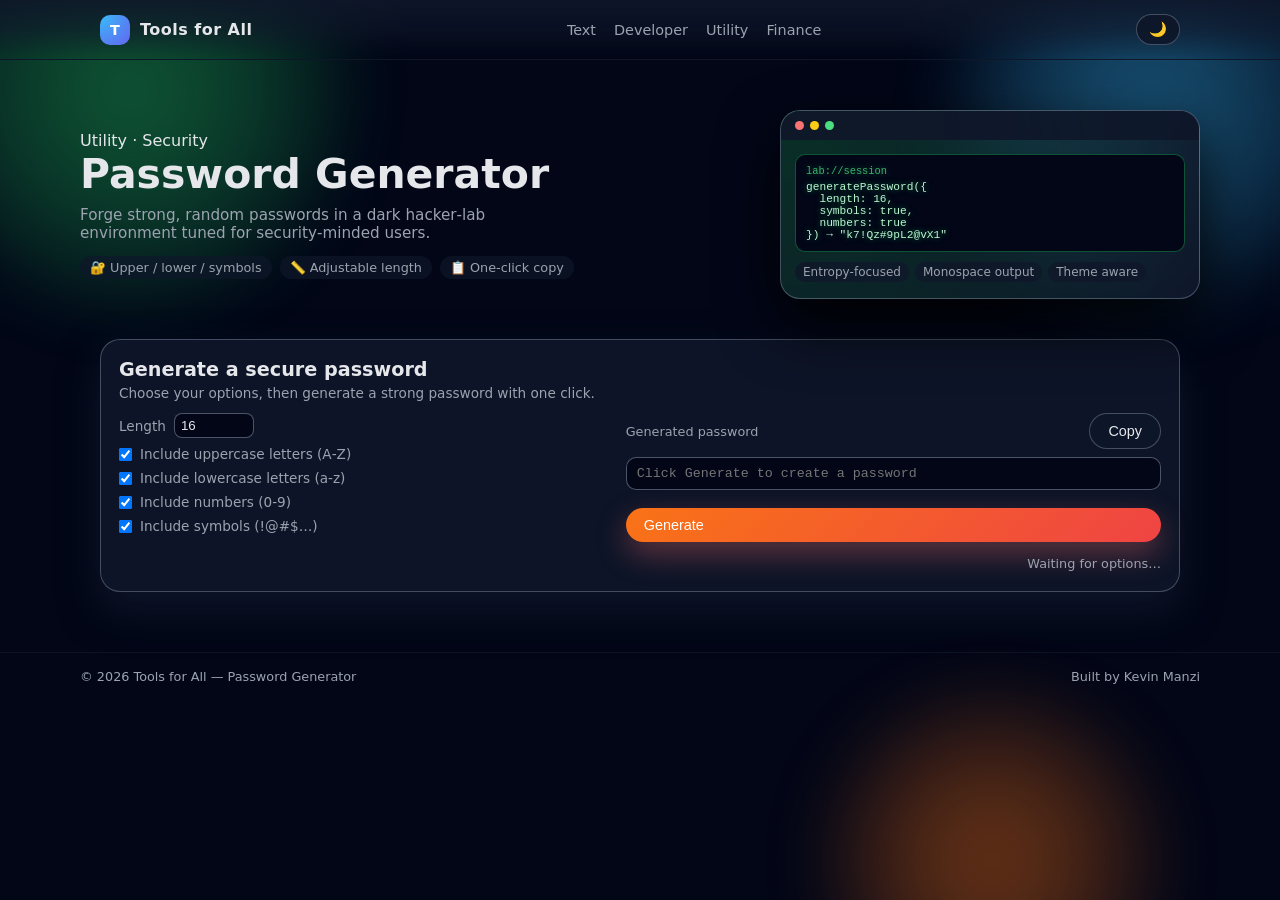
<file: password-generator/index.html>
<!DOCTYPE html>
<html lang="en">
<head>
  <meta charset="UTF-8" />
  <title>Password Generator — Tools for All</title>
  <meta name="viewport" content="width=device-width, initial-scale=1" />
  <link rel="stylesheet" href="../style.css" />
</head>

<body>

  <div class="orb orb-1"></div>
  <div class="orb orb-2"></div>
  <div class="orb orb-3"></div>

  <header class="topbar">
    <div class="topbar-inner">
      <div class="logo">
        <div class="logo-mark">T</div>
        <span class="logo-text">Tools for All</span>
      </div>

      <nav class="nav-links">
        <a href="../index.html#text-tools">Text</a>
        <a href="../index.html#dev-tools">Developer</a>
        <a href="../index.html#utility-tools">Utility</a>
        <a href="../index.html#finance-tools">Finance</a>
      </nav>

      <button id="modeToggle" class="mode-toggle">🌙</button>
    </div>
  </header>

  <section class="tool-hero tool-hero-hacker">
    <div class="tool-hero-inner">
      <div class="tool-hero-copy">
        <div class="hero-pill">Utility · Security</div>
        <h1>Password Generator</h1>
        <p>
          Forge strong, random passwords in a dark hacker‑lab environment tuned for security‑minded users.
        </p>
        <div class="tool-hero-meta">
          <span>🔐 Upper / lower / symbols</span>
          <span>📏 Adjustable length</span>
          <span>📋 One‑click copy</span>
        </div>
      </div>

      <div class="tool-hero-panel">
        <div class="tool-hero-panel-inner tool-hero-panel-hacker">
          <div class="hero-panel-header">
            <span class="dot dot-red"></span>
            <span class="dot dot-yellow"></span>
            <span class="dot dot-green"></span>
          </div>
          <div class="tool-hero-panel-body">
            <div class="tool-hero-code tool-hero-code-hacker">
              <pre>generatePassword({
  length: 16,
  symbols: true,
  numbers: true
}) → "k7!Qz#9pL2@vX1"</pre>
            </div>
            <div class="tool-hero-badges">
              <span>Entropy‑focused</span>
              <span>Monospace output</span>
              <span>Theme aware</span>
            </div>
          </div>
        </div>
      </div>
    </div>
  </section>

  <main class="tool-layout">
    <section class="tool-panel">
      <div class="tool-panel-header">
        <h2>Generate a secure password</h2>
        <p>Choose your options, then generate a strong password with one click.</p>
      </div>

      <div class="tool-panel-body">
        <div class="password-grid">
          <div class="password-controls">
            <label class="field-row">
              <span>Length</span>
              <input id="pwLength" type="number" min="6" max="64" value="16" />
            </label>

            <label class="field-row">
              <input id="pwUpper" type="checkbox" checked />
              <span>Include uppercase letters (A‑Z)</span>
            </label>

            <label class="field-row">
              <input id="pwLower" type="checkbox" checked />
              <span>Include lowercase letters (a‑z)</span>
            </label>

            <label class="field-row">
              <input id="pwNumbers" type="checkbox" checked />
              <span>Include numbers (0‑9)</span>
            </label>

            <label class="field-row">
              <input id="pwSymbols" type="checkbox" checked />
              <span>Include symbols (!@#$…)</span>
            </label>
          </div>

          <div class="password-output">
            <div class="tool-column-header">
              <span>Generated password</span>
              <button class="pill-btn pill-btn-ghost" id="copyPwBtn">Copy</button>
            </div>
            <input id="pwOutput" type="text" readonly placeholder="Click Generate to create a password" />
            <button class="pill-btn pill-btn-primary" id="generatePwBtn" style="margin-top:10px;">Generate</button>
          </div>
        </div>
      </div>

      <div class="tool-actions-row">
        <div class="tool-actions-left"></div>
        <div class="tool-status" id="pwStatus">Waiting for options…</div>
      </div>
    </section>
  </main>

  <footer class="footer">
    <div class="footer-inner">
      <span>© 2026 Tools for All — Password Generator</span>
      <span>Built by Kevin Manzi</span>
    </div>
  </footer>

  <script>
    // Theme toggle
    const modeToggle = document.getElementById('modeToggle');

    function applyMode(mode) {
      if (mode === 'light') {
        document.body.classList.add('light');
        modeToggle.textContent = '🌚';
      } else {
        document.body.classList.remove('light');
        modeToggle.textContent = '🌙';
      }
    }

    const savedMode = localStorage.getItem('tfa-mode') || 'dark';
    applyMode(savedMode);

    modeToggle.addEventListener('click', () => {
      const next = document.body.classList.contains('light') ? 'dark' : 'light';
      localStorage.setItem('tfa-mode', next);
      applyMode(next);
    });

    // Password logic
    const pwLength = document.getElementById('pwLength');
    const pwUpper = document.getElementById('pwUpper');
    const pwLower = document.getElementById('pwLower');
    const pwNumbers = document.getElementById('pwNumbers');
    const pwSymbols = document.getElementById('pwSymbols');
    const pwOutput = document.getElementById('pwOutput');
    const pwStatus = document.getElementById('pwStatus');
    const generatePwBtn = document.getElementById('generatePwBtn');
    const copyPwBtn = document.getElementById('copyPwBtn');

    function setPwStatus(text, ok = true) {
      pwStatus.textContent = text;
      pwStatus.className = 'tool-status ' + (ok ? 'ok' : 'error');
    }

    function generatePassword() {
      const length = Math.max(6, Math.min(64, parseInt(pwLength.value, 10) || 16));
      let chars = '';
      if (pwUpper.checked) chars += 'ABCDEFGHIJKLMNOPQRSTUVWXYZ';
      if (pwLower.checked) chars += 'abcdefghijklmnopqrstuvwxyz';
      if (pwNumbers.checked) chars += '0123456789';
      if (pwSymbols.checked) chars += '!@#$%^&*()-_=+[]{};:,.<>/?';

      if (!chars) {
        setPwStatus('Select at least one character set.', false);
        return '';
      }

      let result = '';
      for (let i = 0; i < length; i++) {
        const idx = Math.floor(Math.random() * chars.length);
        result += chars[idx];
      }
      setPwStatus('Password generated.', true);
      return result;
    }

    generatePwBtn.addEventListener('click', () => {
      pwOutput.value = generatePassword();
    });

    copyPwBtn.addEventListener('click', async () => {
      if (!pwOutput.value) {
        setPwStatus('Nothing to copy yet.', false);
        return;
      }
      try {
        await navigator.clipboard.writeText(pwOutput.value);
        setPwStatus('Password copied to clipboard.', true);
      } catch {
        setPwStatus('Could not copy to clipboard.', false);
      }
    });
  </script>

</body>
</html>
</file>
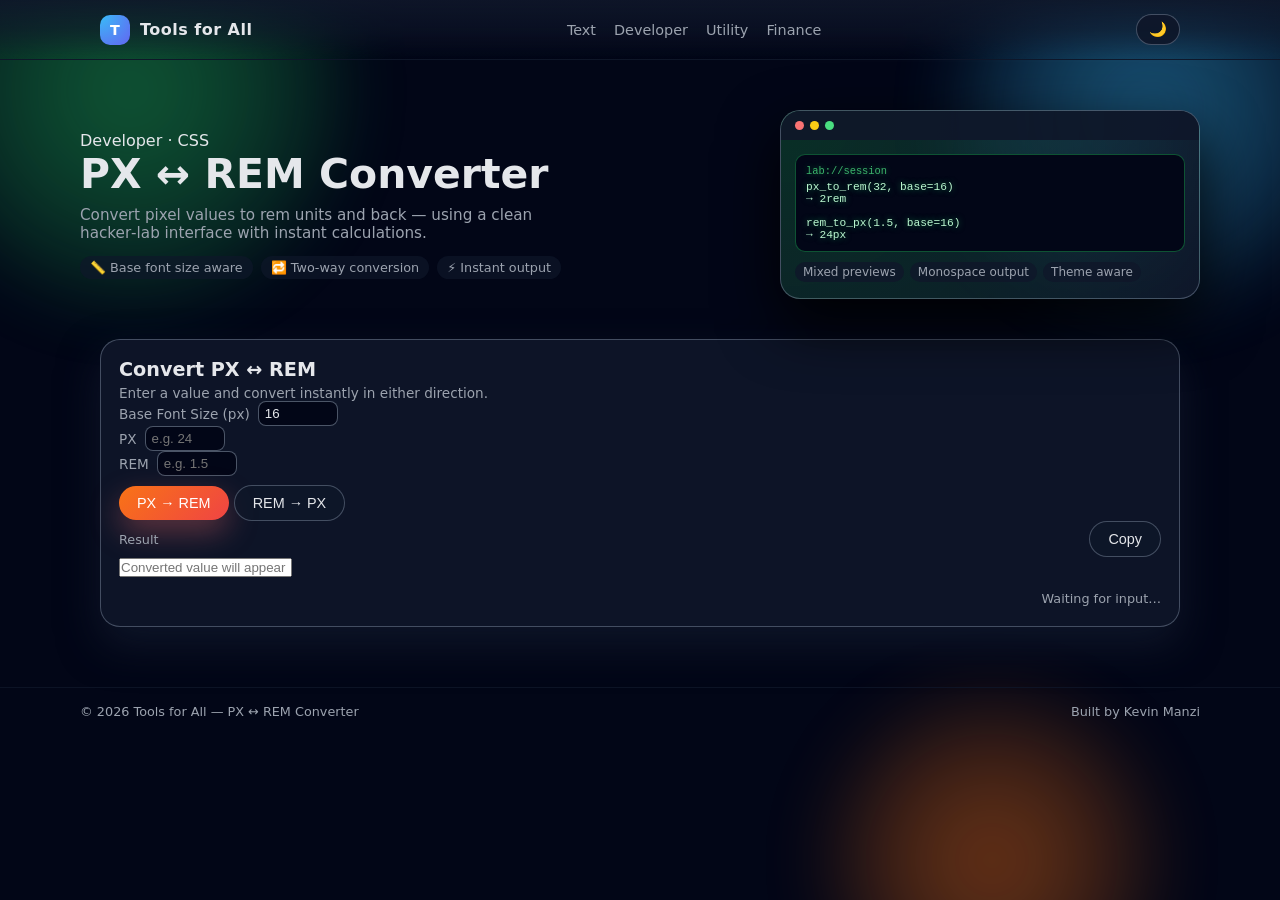
<file: px-to-rem/index.html>
<!DOCTYPE html>
<html lang="en">
<head>
  <meta charset="UTF-8" />
  <title>PX ↔ REM Converter — Tools for All</title>
  <meta name="viewport" content="width=device-width, initial-scale=1" />
  <link rel="stylesheet" href="../style.css" />
</head>

<body>

  <!-- Orbs -->
  <div class="orb orb-1"></div>
  <div class="orb orb-2"></div>
  <div class="orb orb-3"></div>

  <!-- Topbar -->
  <header class="topbar">
    <div class="topbar-inner">
      <div class="logo">
        <div class="logo-mark">T</div>
        <span class="logo-text">Tools for All</span>
      </div>

      <nav class="nav-links">
        <a href="../index.html#text-tools">Text</a>
        <a href="../index.html#dev-tools">Developer</a>
        <a href="../index.html#utility-tools">Utility</a>
        <a href="../index.html#finance-tools">Finance</a>
      </nav>

      <button id="modeToggle" class="mode-toggle">🌙</button>
    </div>
  </header>

  <!-- Hacker-Lab Hero -->
  <section class="tool-hero tool-hero-hacker">
    <div class="tool-hero-inner">

      <div class="tool-hero-copy">
        <div class="hero-pill">Developer · CSS</div>
        <h1>PX ↔ REM Converter</h1>
        <p>
          Convert pixel values to rem units and back — using a clean hacker‑lab interface with instant calculations.
        </p>
        <div class="tool-hero-meta">
          <span>📏 Base font size aware</span>
          <span>🔁 Two‑way conversion</span>
          <span>⚡ Instant output</span>
        </div>
      </div>

      <div class="tool-hero-panel">
        <div class="tool-hero-panel-inner tool-hero-panel-hacker">
          <div class="hero-panel-header">
            <span class="dot dot-red"></span>
            <span class="dot dot-yellow"></span>
            <span class="dot dot-green"></span>
          </div>

          <div class="tool-hero-panel-body">
            <div class="tool-hero-code tool-hero-code-hacker">
<pre>px_to_rem(32, base=16)
→ 2rem

rem_to_px(1.5, base=16)
→ 24px</pre>
            </div>

            <div class="tool-hero-badges">
              <span>Mixed previews</span>
              <span>Monospace output</span>
              <span>Theme aware</span>
            </div>
          </div>
        </div>
      </div>

    </div>
  </section>

  <!-- Tool Layout -->
  <main class="tool-layout">
    <section class="tool-panel">

      <div class="tool-panel-header">
        <h2>Convert PX ↔ REM</h2>
        <p>Enter a value and convert instantly in either direction.</p>
      </div>

      <div class="tool-panel-body">

        <div class="pxrem-grid">

          <!-- Controls -->
          <div class="pxrem-controls">

            <label class="field-row">
              <span>Base Font Size (px)</span>
              <input id="baseSize" type="number" min="8" max="32" value="16" />
            </label>

            <label class="field-row">
              <span>PX</span>
              <input id="pxInput" type="number" placeholder="e.g. 24" />
            </label>

            <label class="field-row">
              <span>REM</span>
              <input id="remInput" type="number" step="0.01" placeholder="e.g. 1.5" />
            </label>

            <button class="pill-btn pill-btn-primary" id="convertPxBtn" style="margin-top:10px;">
              PX → REM
            </button>

            <button class="pill-btn pill-btn-ghost" id="convertRemBtn">
              REM → PX
            </button>

          </div>

          <!-- Output -->
          <div class="pxrem-output">
            <div class="tool-column-header">
              <span>Result</span>
              <button class="pill-btn pill-btn-ghost" id="copyPxRemBtn">Copy</button>
            </div>

            <input id="pxremOutput" type="text" readonly placeholder="Converted value will appear here..." />
          </div>

        </div>

      </div>

      <div class="tool-actions-row">
        <div class="tool-actions-left"></div>
        <div class="tool-status" id="pxremStatus">Waiting for input…</div>
      </div>

    </section>
  </main>

  <!-- Footer -->
  <footer class="footer">
    <div class="footer-inner">
      <span>© 2026 Tools for All — PX ↔ REM Converter</span>
      <span>Built by Kevin Manzi</span>
    </div>
  </footer>

  <script>
    // Theme toggle
    const modeToggle = document.getElementById('modeToggle');

    function applyMode(mode) {
      if (mode === 'light') {
        document.body.classList.add('light');
        modeToggle.textContent = '🌚';
      } else {
        document.body.classList.remove('light');
        modeToggle.textContent = '🌙';
      }
    }

    const savedMode = localStorage.getItem('tfa-mode') || 'dark';
    applyMode(savedMode);

    modeToggle.addEventListener('click', () => {
      const next = document.body.classList.contains('light') ? 'dark' : 'light';
      localStorage.setItem('tfa-mode', next);
      applyMode(next);
    });

    // PX ↔ REM Logic
    const baseSize = document.getElementById('baseSize');
    const pxInput = document.getElementById('pxInput');
    const remInput = document.getElementById('remInput');
    const pxremOutput = document.getElementById('pxremOutput');
    const pxremStatus = document.getElementById('pxremStatus');

    const convertPxBtn = document.getElementById('convertPxBtn');
    const convertRemBtn = document.getElementById('convertRemBtn');
    const copyPxRemBtn = document.getElementById('copyPxRemBtn');

    function setPxRemStatus(text, ok = true) {
      pxremStatus.textContent = text;
      pxremStatus.className = 'tool-status ' + (ok ? 'ok' : 'error');
    }

    convertPxBtn.addEventListener('click', () => {
      const base = parseFloat(baseSize.value) || 16;
      const px = parseFloat(pxInput.value);

      if (isNaN(px)) {
        setPxRemStatus('Enter a valid PX value.', false);
        return;
      }

      const rem = px / base;
      pxremOutput.value = rem + "rem";
      setPxRemStatus('Converted PX → REM.', true);
    });

    convertRemBtn.addEventListener('click', () => {
      const base = parseFloat(baseSize.value) || 16;
      const rem = parseFloat(remInput.value);

      if (isNaN(rem)) {
        setPxRemStatus('Enter a valid REM value.', false);
        return;
      }

      const px = rem * base;
      pxremOutput.value = px + "px";
      setPxRemStatus('Converted REM → PX.', true);
    });

    copyPxRemBtn.addEventListener('click', async () => {
      if (!pxremOutput.value.trim()) {
        setPxRemStatus('Nothing to copy.', false);
        return;
      }
      await navigator.clipboard.writeText(pxremOutput.value);
      setPxRemStatus('Copied to clipboard.', true);
    });
  </script>

</body>
</html>
</file>
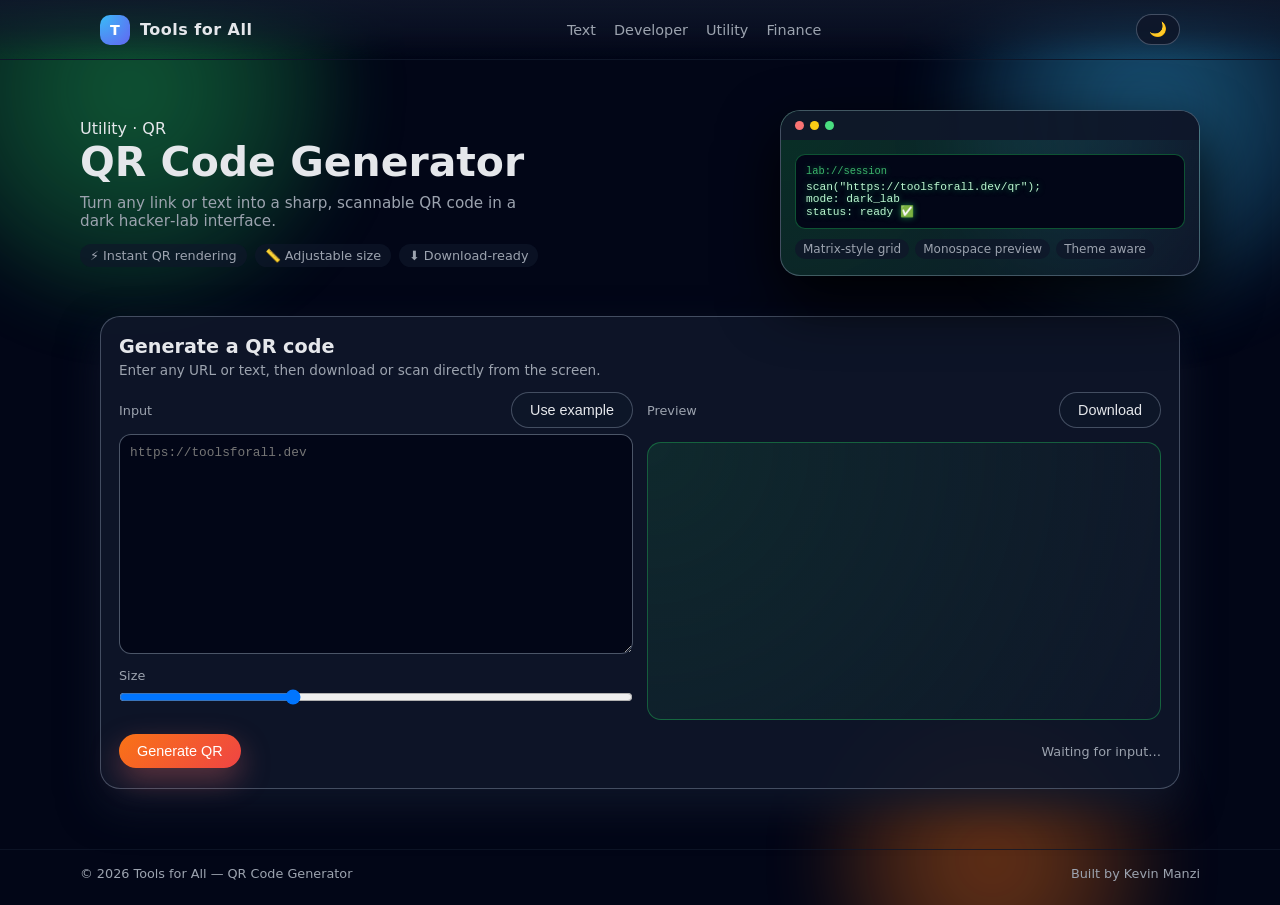
<file: qr-code-generator/index.html>
<!DOCTYPE html>
<html lang="en">
<head>
  <meta charset="UTF-8" />
  <title>QR Code Generator — Tools for All</title>
  <meta name="viewport" content="width=device-width, initial-scale=1" />
  <link rel="stylesheet" href="../style.css" />
</head>

<body>

  <div class="orb orb-1"></div>
  <div class="orb orb-2"></div>
  <div class="orb orb-3"></div>

  <header class="topbar">
    <div class="topbar-inner">
      <div class="logo">
        <div class="logo-mark">T</div>
        <span class="logo-text">Tools for All</span>
      </div>

      <nav class="nav-links">
        <a href="../index.html#text-tools">Text</a>
        <a href="../index.html#dev-tools">Developer</a>
        <a href="../index.html#utility-tools">Utility</a>
        <a href="../index.html#finance-tools">Finance</a>
      </nav>

      <button id="modeToggle" class="mode-toggle">🌙</button>
    </div>
  </header>

  <section class="tool-hero tool-hero-hacker">
    <div class="tool-hero-inner">
      <div class="tool-hero-copy">
        <div class="hero-pill">Utility · QR</div>
        <h1>QR Code Generator</h1>
        <p>
          Turn any link or text into a sharp, scannable QR code in a dark hacker‑lab interface.
        </p>
        <div class="tool-hero-meta">
          <span>⚡ Instant QR rendering</span>
          <span>📏 Adjustable size</span>
          <span>⬇️ Download‑ready</span>
        </div>
      </div>

      <div class="tool-hero-panel">
        <div class="tool-hero-panel-inner tool-hero-panel-hacker">
          <div class="hero-panel-header">
            <span class="dot dot-red"></span>
            <span class="dot dot-yellow"></span>
            <span class="dot dot-green"></span>
          </div>
          <div class="tool-hero-panel-body">
            <div class="tool-hero-code tool-hero-code-hacker">
              <pre>scan("https://toolsforall.dev/qr");
mode: dark_lab
status: ready ✅</pre>
            </div>
            <div class="tool-hero-badges">
              <span>Matrix‑style grid</span>
              <span>Monospace preview</span>
              <span>Theme aware</span>
            </div>
          </div>
        </div>
      </div>
    </div>
  </section>

  <main class="tool-layout">
    <section class="tool-panel">
      <div class="tool-panel-header">
        <h2>Generate a QR code</h2>
        <p>Enter any URL or text, then download or scan directly from the screen.</p>
      </div>

      <div class="tool-panel-body tool-panel-body-split">
        <div class="tool-column">
          <div class="tool-column-header">
            <span>Input</span>
            <button class="pill-btn pill-btn-ghost" id="sampleQrBtn">Use example</button>
          </div>
          <textarea id="qrInput" placeholder="https://toolsforall.dev"></textarea>

          <div class="tool-column-header" style="margin-top:8px;">
            <span>Size</span>
          </div>
          <input id="qrSize" type="range" min="128" max="512" value="256" />
        </div>

        <div class="tool-column">
          <div class="tool-column-header">
            <span>Preview</span>
            <button class="pill-btn pill-btn-ghost" id="downloadQrBtn">Download</button>
          </div>
          <div class="qr-preview-wrapper">
            <canvas id="qrCanvas" width="256" height="256"></canvas>
          </div>
        </div>
      </div>

      <div class="tool-actions-row">
        <div class="tool-actions-left">
          <button class="pill-btn pill-btn-primary" id="generateQrBtn">Generate QR</button>
        </div>
        <div class="tool-status" id="qrStatus">Waiting for input…</div>
      </div>
    </section>
  </main>

  <footer class="footer">
    <div class="footer-inner">
      <span>© 2026 Tools for All — QR Code Generator</span>
      <span>Built by Kevin Manzi</span>
    </div>
  </footer>

  <script>
    // Theme toggle
    const modeToggle = document.getElementById('modeToggle');

    function applyMode(mode) {
      if (mode === 'light') {
        document.body.classList.add('light');
        modeToggle.textContent = '🌚';
      } else {
        document.body.classList.remove('light');
        modeToggle.textContent = '🌙';
      }
    }

    const savedMode = localStorage.getItem('tfa-mode') || 'dark';
    applyMode(savedMode);

    modeToggle.addEventListener('click', () => {
      const next = document.body.classList.contains('light') ? 'dark' : 'light';
      localStorage.setItem('tfa-mode', next);
      applyMode(next);
    });

    // QR logic (simple client-side using a small lib or your own)
    const qrInput = document.getElementById('qrInput');
    const qrSize = document.getElementById('qrSize');
    const qrCanvas = document.getElementById('qrCanvas');
    const qrStatus = document.getElementById('qrStatus');
    const generateBtn = document.getElementById('generateQrBtn');
    const sampleBtn = document.getElementById('sampleQrBtn');
    const downloadBtn = document.getElementById('downloadQrBtn');

    function setQrStatus(text, ok = true) {
      qrStatus.textContent = text;
      qrStatus.className = 'tool-status ' + (ok ? 'ok' : 'error');
    }

    // You can plug in any QR library here; placeholder for now:
    function drawPlaceholderQR(text, size) {
      const ctx = qrCanvas.getContext('2d');
      qrCanvas.width = size;
      qrCanvas.height = size;
      ctx.fillStyle = '#020617';
      ctx.fillRect(0, 0, size, size);
      ctx.fillStyle = '#e5e7eb';

      // Fake grid pattern (replace with real QR lib)
      const cells = 25;
      const cellSize = size / cells;
      for (let y = 0; y < cells; y++) {
        for (let x = 0; x < cells; x++) {
          if ((x * y + text.length) % 7 === 0) {
            ctx.fillRect(x * cellSize, y * cellSize, cellSize - 1, cellSize - 1);
          }
        }
      }
    }

    generateBtn.addEventListener('click', () => {
      const text = qrInput.value.trim();
      if (!text) {
        setQrStatus('Please enter text or a URL.', false);
        return;
      }
      const size = parseInt(qrSize.value, 10) || 256;
      drawPlaceholderQR(text, size);
      setQrStatus('QR generated (placeholder). Plug in a real QR lib when ready.', true);
    });

    sampleBtn.addEventListener('click', () => {
      qrInput.value = 'https://toolsforall.dev';
      setQrStatus('Sample URL loaded. Click Generate QR.', true);
    });

    downloadBtn.addEventListener('click', () => {
      const link = document.createElement('a');
      link.download = 'qr-code.png';
      link.href = qrCanvas.toDataURL('image/png');
      link.click();
      setQrStatus('QR downloaded as PNG.', true);
    });
  </script>

</body>
</html>
</file>
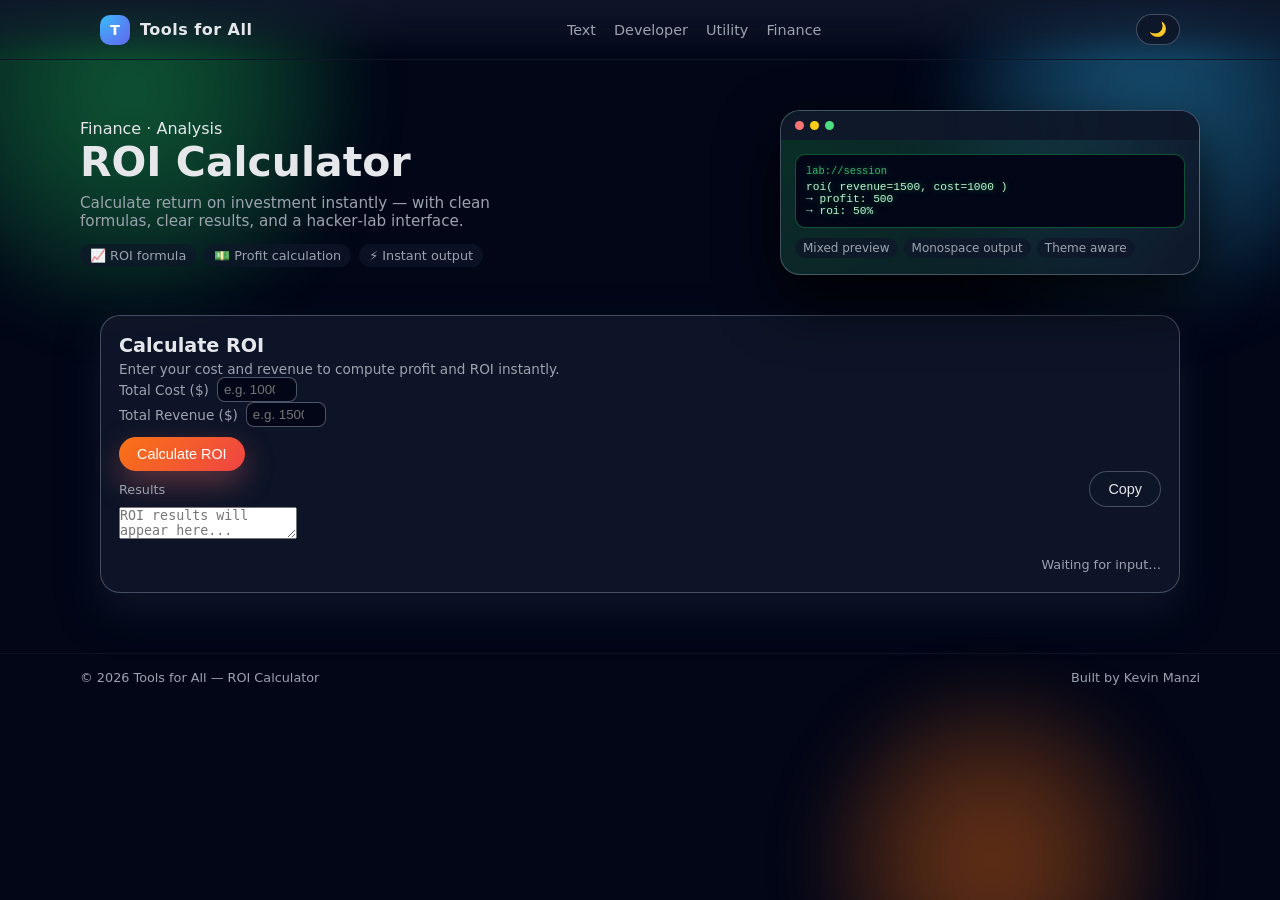
<file: roi-calculator/index.html>
<!DOCTYPE html>
<html lang="en">
<head>
  <meta charset="UTF-8" />
  <title>ROI Calculator — Tools for All</title>
  <meta name="viewport" content="width=device-width, initial-scale=1" />
  <link rel="stylesheet" href="../style.css" />
</head>

<body>

  <!-- Orbs -->
  <div class="orb orb-1"></div>
  <div class="orb orb-2"></div>
  <div class="orb orb-3"></div>

  <!-- Topbar -->
  <header class="topbar">
    <div class="topbar-inner">
      <div class="logo">
        <div class="logo-mark">T</div>
        <span class="logo-text">Tools for All</span>
      </div>

      <nav class="nav-links">
        <a href="../index.html#text-tools">Text</a>
        <a href="../index.html#dev-tools">Developer</a>
        <a href="../index.html#utility-tools">Utility</a>
        <a href="../index.html#finance-tools">Finance</a>
      </nav>

      <button id="modeToggle" class="mode-toggle">🌙</button>
    </div>
  </header>

  <!-- Hacker-Lab Hero -->
  <section class="tool-hero tool-hero-hacker">
    <div class="tool-hero-inner">

      <div class="tool-hero-copy">
        <div class="hero-pill">Finance · Analysis</div>
        <h1>ROI Calculator</h1>
        <p>
          Calculate return on investment instantly — with clean formulas, clear results, and a hacker‑lab interface.
        </p>
        <div class="tool-hero-meta">
          <span>📈 ROI formula</span>
          <span>💵 Profit calculation</span>
          <span>⚡ Instant output</span>
        </div>
      </div>

      <div class="tool-hero-panel">
        <div class="tool-hero-panel-inner tool-hero-panel-hacker">
          <div class="hero-panel-header">
            <span class="dot dot-red"></span>
            <span class="dot dot-yellow"></span>
            <span class="dot dot-green"></span>
          </div>

          <div class="tool-hero-panel-body">
            <div class="tool-hero-code tool-hero-code-hacker">
<pre>roi( revenue=1500, cost=1000 )
→ profit: 500
→ roi: 50%</pre>
            </div>

            <div class="tool-hero-badges">
              <span>Mixed preview</span>
              <span>Monospace output</span>
              <span>Theme aware</span>
            </div>
          </div>
        </div>
      </div>

    </div>
  </section>

  <!-- Tool Layout -->
  <main class="tool-layout">
    <section class="tool-panel">

      <div class="tool-panel-header">
        <h2>Calculate ROI</h2>
        <p>Enter your cost and revenue to compute profit and ROI instantly.</p>
      </div>

      <div class="tool-panel-body">

        <div class="roi-grid">

          <!-- Controls -->
          <div class="roi-controls">

            <label class="field-row">
              <span>Total Cost ($)</span>
              <input id="roiCost" type="number" min="0" step="0.01" placeholder="e.g. 1000" />
            </label>

            <label class="field-row">
              <span>Total Revenue ($)</span>
              <input id="roiRevenue" type="number" min="0" step="0.01" placeholder="e.g. 1500" />
            </label>

            <button class="pill-btn pill-btn-primary" id="calcRoiBtn" style="margin-top:10px;">
              Calculate ROI
            </button>

          </div>

          <!-- Output -->
          <div class="roi-output">
            <div class="tool-column-header">
              <span>Results</span>
              <button class="pill-btn pill-btn-ghost" id="copyRoiBtn">Copy</button>
            </div>

            <textarea id="roiOutput" readonly placeholder="ROI results will appear here..."></textarea>
          </div>

        </div>

      </div>

      <div class="tool-actions-row">
        <div class="tool-actions-left"></div>
        <div class="tool-status" id="roiStatus">Waiting for input…</div>
      </div>

    </section>
  </main>

  <!-- Footer -->
  <footer class="footer">
    <div class="footer-inner">
      <span>© 2026 Tools for All — ROI Calculator</span>
      <span>Built by Kevin Manzi</span>
    </div>
  </footer>

  <script>
    // Theme toggle
    const modeToggle = document.getElementById('modeToggle');

    function applyMode(mode) {
      if (mode === 'light') {
        document.body.classList.add('light');
        modeToggle.textContent = '🌚';
      } else {
        document.body.classList.remove('light');
        modeToggle.textContent = '🌙';
      }
    }

    const savedMode = localStorage.getItem('tfa-mode') || 'dark';
    applyMode(savedMode);

    modeToggle.addEventListener('click', () => {
      const next = document.body.classList.contains('light') ? 'dark' : 'light';
      localStorage.setItem('tfa-mode', next);
      applyMode(next);
    });

    // ROI Logic
    const roiCost = document.getElementById('roiCost');
    const roiRevenue = document.getElementById('roiRevenue');
    const roiOutput = document.getElementById('roiOutput');
    const roiStatus = document.getElementById('roiStatus');

    const calcRoiBtn = document.getElementById('calcRoiBtn');
    const copyRoiBtn = document.getElementById('copyRoiBtn');

    function setRoiStatus(text, ok = true) {
      roiStatus.textContent = text;
      roiStatus.className = 'tool-status ' + (ok ? 'ok' : 'error');
    }

    calcRoiBtn.addEventListener('click', () => {
      const cost = parseFloat(roiCost.value);
      const revenue = parseFloat(roiRevenue.value);

      if (isNaN(cost) || isNaN(revenue)) {
        setRoiStatus('Enter valid cost and revenue.', false);
        return;
      }

      const profit = revenue - cost;
      const roi = cost === 0 ? 0 : (profit / cost) * 100;

      const result = {
        cost: cost.toFixed(2),
        revenue: revenue.toFixed(2),
        profit: profit.toFixed(2),
        roi_percent: roi.toFixed(2) + "%"
      };

      roiOutput.value = JSON.stringify(result, null, 2);
      setRoiStatus('ROI calculated.', true);
    });

    copyRoiBtn.addEventListener('click', async () => {
      if (!roiOutput.value.trim()) {
        setRoiStatus('Nothing to copy.', false);
        return;
      }
      await navigator.clipboard.writeText(roiOutput.value);
      setRoiStatus('Copied to clipboard.', true);
    });
  </script>

</body>
</html>
</file>
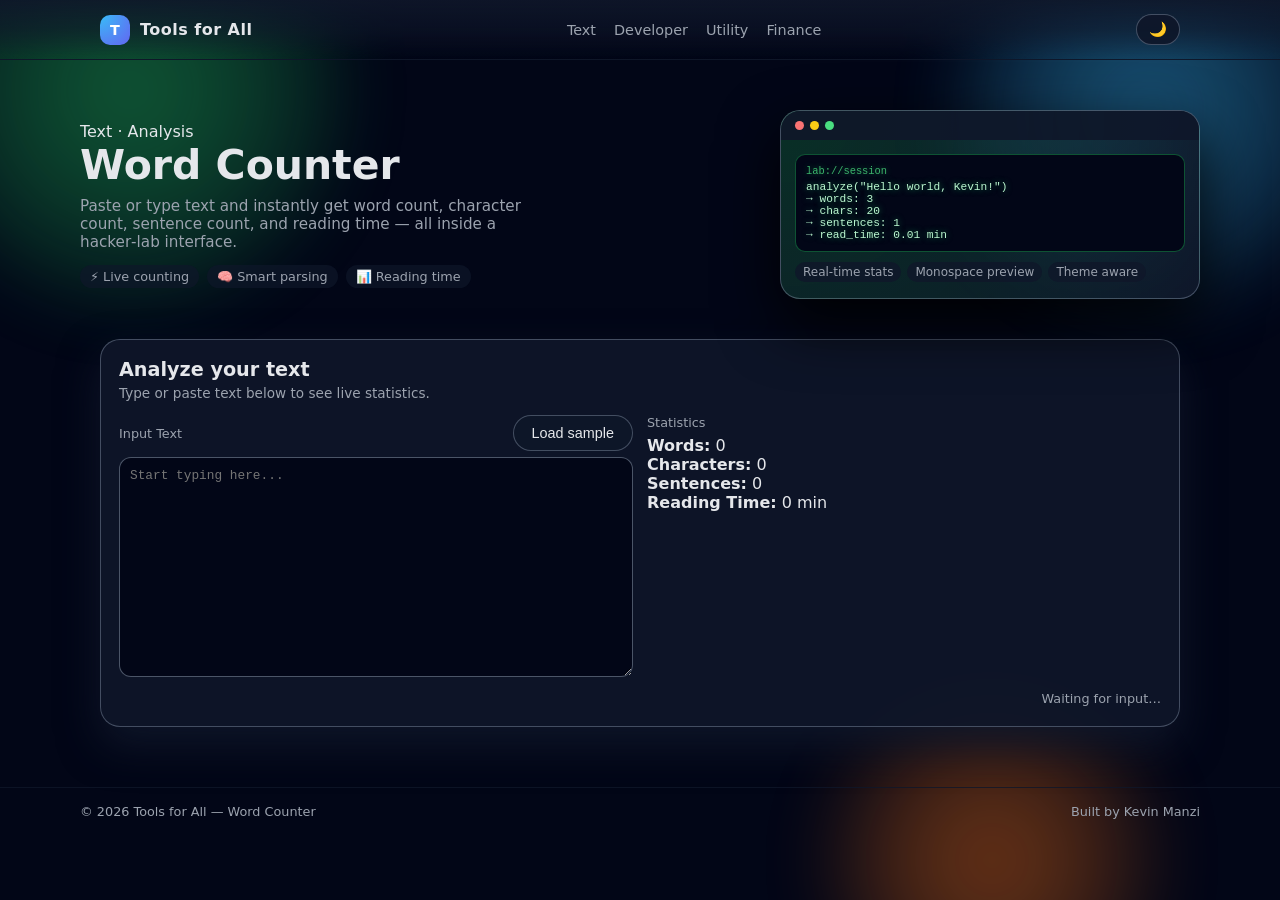
<file: word-counter/index.html>
<!DOCTYPE html>
<html lang="en">
<head>
  <meta charset="UTF-8" />
  <title>Word Counter — Tools for All</title>
  <meta name="viewport" content="width=device-width, initial-scale=1" />
  <link rel="stylesheet" href="../style.css" />
</head>

<body>

  <!-- Orbs -->
  <div class="orb orb-1"></div>
  <div class="orb orb-2"></div>
  <div class="orb orb-3"></div>

  <!-- Topbar -->
  <header class="topbar">
    <div class="topbar-inner">
      <div class="logo">
        <div class="logo-mark">T</div>
        <span class="logo-text">Tools for All</span>
      </div>

      <nav class="nav-links">
        <a href="../index.html#text-tools">Text</a>
        <a href="../index.html#dev-tools">Developer</a>
        <a href="../index.html#utility-tools">Utility</a>
        <a href="../index.html#finance-tools">Finance</a>
      </nav>

      <button id="modeToggle" class="mode-toggle">🌙</button>
    </div>
  </header>

  <!-- Hacker-Lab Hero -->
  <section class="tool-hero tool-hero-hacker">
    <div class="tool-hero-inner">

      <div class="tool-hero-copy">
        <div class="hero-pill">Text · Analysis</div>
        <h1>Word Counter</h1>
        <p>
          Paste or type text and instantly get word count, character count, sentence count, and reading time — all inside a hacker‑lab interface.
        </p>
        <div class="tool-hero-meta">
          <span>⚡ Live counting</span>
          <span>🧠 Smart parsing</span>
          <span>📊 Reading time</span>
        </div>
      </div>

      <div class="tool-hero-panel">
        <div class="tool-hero-panel-inner tool-hero-panel-hacker">
          <div class="hero-panel-header">
            <span class="dot dot-red"></span>
            <span class="dot dot-yellow"></span>
            <span class="dot dot-green"></span>
          </div>

          <div class="tool-hero-panel-body">
            <div class="tool-hero-code tool-hero-code-hacker">
<pre>analyze("Hello world, Kevin!")
→ words: 3
→ chars: 20
→ sentences: 1
→ read_time: 0.01 min</pre>
            </div>

            <div class="tool-hero-badges">
              <span>Real‑time stats</span>
              <span>Monospace preview</span>
              <span>Theme aware</span>
            </div>
          </div>
        </div>
      </div>

    </div>
  </section>

  <!-- Tool Layout -->
  <main class="tool-layout">
    <section class="tool-panel">

      <div class="tool-panel-header">
        <h2>Analyze your text</h2>
        <p>Type or paste text below to see live statistics.</p>
      </div>

      <div class="tool-panel-body tool-panel-body-split">

        <!-- Input -->
        <div class="tool-column">
          <div class="tool-column-header">
            <span>Input Text</span>
            <button class="pill-btn pill-btn-ghost" id="sampleTextBtn">Load sample</button>
          </div>

          <textarea id="wcInput" placeholder="Start typing here..."></textarea>
        </div>

        <!-- Output -->
        <div class="tool-column">
          <div class="tool-column-header">
            <span>Statistics</span>
          </div>

          <div class="wc-stats-box">
            <div class="wc-stat"><strong>Words:</strong> <span id="wcWords">0</span></div>
            <div class="wc-stat"><strong>Characters:</strong> <span id="wcChars">0</span></div>
            <div class="wc-stat"><strong>Sentences:</strong> <span id="wcSentences">0</span></div>
            <div class="wc-stat"><strong>Reading Time:</strong> <span id="wcReadTime">0 min</span></div>
          </div>
        </div>

      </div>

      <div class="tool-actions-row">
        <div class="tool-actions-left"></div>
        <div class="tool-status" id="wcStatus">Waiting for input…</div>
      </div>

    </section>
  </main>

  <!-- Footer -->
  <footer class="footer">
    <div class="footer-inner">
      <span>© 2026 Tools for All — Word Counter</span>
      <span>Built by Kevin Manzi</span>
    </div>
  </footer>

  <script>
    // Theme toggle
    const modeToggle = document.getElementById('modeToggle');

    function applyMode(mode) {
      if (mode === 'light') {
        document.body.classList.add('light');
        modeToggle.textContent = '🌚';
      } else {
        document.body.classList.remove('light');
        modeToggle.textContent = '🌙';
      }
    }

    const savedMode = localStorage.getItem('tfa-mode') || 'dark';
    applyMode(savedMode);

    modeToggle.addEventListener('click', () => {
      const next = document.body.classList.contains('light') ? 'dark' : 'light';
      localStorage.setItem('tfa-mode', next);
      applyMode(next);
    });

    // Word Counter Logic
    const wcInput = document.getElementById('wcInput');
    const wcWords = document.getElementById('wcWords');
    const wcChars = document.getElementById('wcChars');
    const wcSentences = document.getElementById('wcSentences');
    const wcReadTime = document.getElementById('wcReadTime');
    const wcStatus = document.getElementById('wcStatus');
    const sampleTextBtn = document.getElementById('sampleTextBtn');

    function analyzeText(text) {
      const words = text.trim().split(/\s+/).filter(Boolean).length;
      const chars = text.length;
      const sentences = (text.match(/[.!?]+/g) || []).length;
      const readTime = (words / 200).toFixed(2);

      wcWords.textContent = words;
      wcChars.textContent = chars;
      wcSentences.textContent = sentences;
      wcReadTime.textContent = readTime + " min";

      wcStatus.textContent = "Live analysis updated.";
      wcStatus.className = "tool-status ok";
    }

    wcInput.addEventListener('input', () => {
      const text = wcInput.value;
      if (!text.trim()) {
        wcWords.textContent = 0;
        wcChars.textContent = 0;
        wcSentences.textContent = 0;
        wcReadTime.textContent = "0 min";
        wcStatus.textContent = "Waiting for input…";
        wcStatus.className = "tool-status";
        return;
      }
      analyzeText(text);
    });

    sampleTextBtn.addEventListener('click', () => {
      wcInput.value = "Kevin is building the cleanest tool suite on the internet. This Word Counter updates instantly.";
      analyzeText(wcInput.value);
    });
  </script>

</body>
</html>
</file>
<file: style.css>
/* RESET */
* {
  box-sizing: border-box;
  margin: 0;
  padding: 0;
}

:root {
  --bg: #05060a;
  --bg-soft: #0b0c10;
  --bg-glass: rgba(15, 23, 42, 0.85);
  --border-subtle: rgba(148, 163, 184, 0.35);
  --accent: #38bdf8;
  --accent-soft: rgba(56, 189, 248, 0.2);
  --text-main: #e5e7eb;
  --text-muted: #9ca3af;
}

/* BODY */
body {
  font-family: system-ui, -apple-system, BlinkMacSystemFont, "Inter", sans-serif;
  background: radial-gradient(circle at top, #020617, #020617 40%, #020617 60%, #020617);
  color: var(--text-main);
  min-height: 100vh;
  overflow-x: hidden;
}

/* LIGHT MODE */
body.light {
  background: linear-gradient(180deg, #f9fafb, #e5e7eb);
  color: #111827;
}

/* ORBS */
.orb {
  position: fixed;
  border-radius: 999px;
  filter: blur(40px);
  opacity: 0.45;
  z-index: -1;
}
.orb-1 {
  width: 420px;
  height: 420px;
  background: radial-gradient(circle, #22c55e, transparent);
  top: -120px;
  left: -80px;
}
.orb-2 {
  width: 380px;
  height: 380px;
  background: radial-gradient(circle, #38bdf8, transparent);
  top: -80px;
  right: -60px;
}
.orb-3 {
  width: 320px;
  height: 320px;
  background: radial-gradient(circle, #f97316, transparent);
  bottom: -120px;
  right: 10%;
}

/* TOPBAR */
.topbar {
  position: sticky;
  top: 0;
  z-index: 20;
  backdrop-filter: blur(18px);
  background: linear-gradient(to bottom, rgba(15,23,42,0.9), rgba(15,23,42,0.6), transparent);
  border-bottom: 1px solid rgba(15,23,42,0.7);
}
.topbar-inner {
  max-width: 1120px;
  margin: 0 auto;
  padding: 14px 20px;
  display: flex;
  align-items: center;
  justify-content: space-between;
}
.logo {
  display: flex;
  align-items: center;
  gap: 10px;
}
.logo-mark {
  width: 30px;
  height: 30px;
  border-radius: 10px;
  background: radial-gradient(circle at top left, #38bdf8, #6366f1);
  display: flex;
  align-items: center;
  justify-content: center;
  font-weight: 700;
  color: white;
  font-size: 0.9rem;
}
.logo-text {
  font-weight: 600;
  letter-spacing: 0.03em;
}
.nav-links {
  display: flex;
  gap: 18px;
  font-size: 0.9rem;
}
.nav-links a {
  color: var(--text-muted);
  text-decoration: none;
  transition: 0.2s;
}
.nav-links a:hover {
  color: var(--text-main);
}

/* MODE TOGGLE */
#modeToggle {
  border-radius: 999px;
  border: 1px solid rgba(148,163,184,0.4);
  background: rgba(15,23,42,0.9);
  color: var(--text-main);
  padding: 6px 12px;
  cursor: pointer;
  font-size: 0.9rem;
  transition: 0.2s;
}
body.light #modeToggle {
  background: white;
  color: #111827;
  border-color: #d1d5db;
}
#modeToggle:hover {
  transform: translateY(-1px);
}

/* HERO */
.hero {
  padding: 60px 20px 40px;
}
.hero-inner {
  max-width: 1120px;
  margin: 0 auto;
  display: grid;
  grid-template-columns: minmax(0, 1.2fr) minmax(0, 1fr);
  gap: 40px;
  align-items: center;
}
.hero-copy .hero-pill {
  display: inline-flex;
  align-items: center;
  gap: 6px;
  padding: 4px 10px;
  border-radius: 999px;
  border: 1px solid rgba(148,163,184,0.5);
  background: rgba(15,23,42,0.7);
  color: var(--text-muted);
  font-size: 0.75rem;
  margin-bottom: 14px;
}
.hero-copy h1 {
  font-size: clamp(2.4rem, 4vw, 3.2rem);
  line-height: 1.1;
  margin-bottom: 12px;
}
.hero-copy p {
  color: var(--text-muted);
  max-width: 460px;
  font-size: 0.98rem;
  margin-bottom: 18px;
}
.hero-actions {
  display: flex;
  gap: 10px;
  margin-bottom: 16px;
}
.pill-btn {
  border-radius: 999px;
  padding: 9px 18px;
  font-size: 0.9rem;
  border: none;
  cursor: pointer;
  display: inline-flex;
  align-items: center;
  gap: 6px;
  transition: 0.2s;
}
.pill-btn-primary {
  background: linear-gradient(135deg, #f97316, #ef4444);
  color: white;
  box-shadow: 0 12px 30px rgba(248,113,113,0.35);
}
.pill-btn-primary:hover {
  transform: translateY(-1px);
}
.pill-btn-ghost {
  background: rgba(15,23,42,0.7);
  color: var(--text-main);
  border: 1px solid rgba(148,163,184,0.4);
}
.pill-btn-ghost:hover {
  background: rgba(15,23,42,0.9);
}
.hero-meta {
  display: flex;
  flex-wrap: wrap;
  gap: 10px;
  font-size: 0.8rem;
  color: var(--text-muted);
}
.hero-meta span {
  padding: 4px 10px;
  border-radius: 999px;
  background: rgba(15,23,42,0.7);
}

/* HERO PANEL */
.hero-panel {
  display: flex;
  justify-content: flex-end;
}
.hero-panel-inner {
  width: 100%;
  max-width: 420px;
  border-radius: 20px;
  background: radial-gradient(circle at top left, rgba(56,189,248,0.18), rgba(15,23,42,0.95));
  border: 1px solid rgba(148,163,184,0.4);
  box-shadow: 0 24px 60px rgba(15,23,42,0.9);
  overflow: hidden;
}
.hero-panel-header {
  display: flex;
  gap: 6px;
  padding: 10px 14px;
  background: rgba(15,23,42,0.9);
}
.dot {
  width: 9px;
  height: 9px;
  border-radius: 999px;
}
.dot-red { background: #f97373; }
.dot-yellow { background: #facc15; }
.dot-green { background: #4ade80; }

.hero-panel-body {
  padding: 16px 16px 18px;
}
.hero-stats {
  display: flex;
  gap: 10px;
  margin-bottom: 14px;
}
.stat {
  flex: 1;
  padding: 8px 10px;
  border-radius: 12px;
  background: rgba(15,23,42,0.8);
  border: 1px solid rgba(148,163,184,0.4);
}
.stat-label {
  font-size: 0.7rem;
  color: var(--text-muted);
}
.stat-value {
  font-size: 1.1rem;
  font-weight: 600;
}
.hero-preview {
  display: grid;
  grid-template-columns: minmax(0, 1.4fr) minmax(0, 1fr);
  gap: 10px;
}
.preview-card {
  border-radius: 14px;
  background: rgba(15,23,42,0.9);
  border: 1px solid rgba(148,163,184,0.4);
  padding: 10px;
  font-size: 0.75rem;
}
.preview-card-secondary {
  background: rgba(15,23,42,0.7);
}
.preview-label {
  display: block;
  color: var(--text-muted);
  margin-bottom: 6px;
}
.preview-card pre {
  font-family: "JetBrains Mono", ui-monospace, SFMono-Regular, Menlo, Monaco, Consolas, "Liberation Mono", "Courier New", monospace;
  font-size: 0.7rem;
  color: #e5e7eb;
  white-space: pre-wrap;
}
.preview-qr {
  width: 100%;
  aspect-ratio: 1 / 1;
  border-radius: 10px;
  background-image: radial-gradient(circle, #e5e7eb 1px, transparent 1px);
  background-size: 6px 6px;
  background-color: #020617;
}

/* SEARCH SECTION */
.search-section {
  padding: 10px 20px 0;
}
.search-inner {
  max-width: 640px;
  margin: 0 auto;
}
.search-label {
  font-size: 0.8rem;
  color: var(--text-muted);
  margin-bottom: 6px;
}
.search-input-wrap {
  position: relative;
}
.search-input-wrap input {
  width: 100%;
  padding: 10px 12px 10px 30px;
  border-radius: 999px;
  border: 1px solid rgba(148,163,184,0.5);
  background: rgba(15,23,42,0.9);
  color: var(--text-main);
  font-size: 0.9rem;
}
.search-input-wrap input:focus {
  outline: none;
  border-color: var(--accent);
  box-shadow: 0 0 0 1px var(--accent-soft);
}
.search-icon {
  position: absolute;
  left: 10px;
  top: 50%;
  transform: translateY(-50%);
  font-size: 0.8rem;
  color: var(--text-muted);
}

/* TOOLS SECTION */
.tools-section {
  max-width: 1120px;
  margin: 30px auto 60px;
  padding: 0 20px;
}
.tools-group {
  margin-top: 40px;
}
.tools-group-header h2 {
  font-size: 1.4rem;
  margin-bottom: 4px;
}
.tools-group-header p {
  font-size: 0.9rem;
  color: var(--text-muted);
}
.tools-grid {
  margin-top: 16px;
  display: grid;
  grid-template-columns: repeat(auto-fit, minmax(260px, 1fr));
  gap: 16px;
}
.tool-card {
  display: flex;
  align-items: flex-start;
  gap: 12px;
  padding: 14px 14px;
  border-radius: 16px;
  background: rgba(15,23,42,0.9);
  border: 1px solid rgba(148,163,184,0.4);
  text-decoration: none;
  color: inherit;
  transition: 0.2s;
}
.tool-card:hover {
  transform: translateY(-3px);
  border-color: var(--accent);
  box-shadow: 0 14px 30px rgba(15,23,42,0.8);
}
.tool-icon {
  width: 34px;
  height: 34px;
  border-radius: 12px;
  display: flex;
  align-items: center;
  justify-content: center;
  font-size: 0.9rem;
  font-weight: 600;
  color: white;
}
.tool-icon-purple {
  background: radial-gradient(circle at top left, #a855f7, #6366f1);
}
.tool-icon-blue {
  background: radial-gradient(circle at top left, #38bdf8, #0ea5e9);
}
.tool-icon-pink {
  background: radial-gradient(circle at top left, #ec4899, #f97316);
}
.tool-icon-green {
  background: radial-gradient(circle at top left, #22c55e, #16a34a);
}
.tool-icon-orange {
  background: radial-gradient(circle at top left, #fb923c, #f97316);
}
.tool-icon-cyan {
  background: radial-gradient(circle at top left, #22d3ee, #0ea5e9);
}
.tool-icon-yellow {
  background: radial-gradient(circle at top left, #facc15, #f97316);
}
.tool-icon-red {
  background: radial-gradient(circle at top left, #ef4444, #b91c1c);
}
.tool-icon-gold {
  background: radial-gradient(circle at top left, #fbbf24, #f59e0b);
}
.tool-icon-lime {
  background: radial-gradient(circle at top left, #a3e635, #22c55e);
}
.tool-body h3 {
  font-size: 0.95rem;
  margin-bottom: 4px;
}
.tool-body p {
  font-size: 0.8rem;
  color: var(--text-muted);
}

/* FOOTER */
.footer {
  border-top: 1px solid rgba(15,23,42,0.8);
  padding: 16px 20px 24px;
}
.footer-inner {
  max-width: 1120px;
  margin: 0 auto;
  display: flex;
  justify-content: space-between;
  gap: 10px;
  font-size: 0.8rem;
  color: var(--text-muted);
}

/* RESPONSIVE */
@media (max-width: 900px) {
  .hero-inner {
    grid-template-columns: minmax(0, 1fr);
  }
  .hero-panel {
    order: -1;
  }
  .topbar-inner {
    gap: 10px;
  }
  .nav-links {
    display: none;
  }
}

@media (max-width: 640px) {
  .tools-grid {
    grid-template-columns: minmax(0, 1fr);
  }
  .footer-inner {
    flex-direction: column;
    align-items: flex-start;
  }
}

/* TOOL PAGE LAYOUT */
.tool-hero {
  padding: 50px 20px 20px;
}
.tool-hero-inner {
  max-width: 1120px;
  margin: 0 auto;
  display: grid;
  grid-template-columns: minmax(0, 1.2fr) minmax(0, 1fr);
  gap: 36px;
  align-items: center;
}
.tool-hero-copy h1 {
  font-size: clamp(2rem, 3.2vw, 2.6rem);
  margin-bottom: 8px;
}
.tool-hero-copy p {
  font-size: 0.95rem;
  color: var(--text-muted);
  max-width: 460px;
  margin-bottom: 14px;
}
.tool-hero-meta {
  display: flex;
  flex-wrap: wrap;
  gap: 8px;
  font-size: 0.8rem;
  color: var(--text-muted);
}
.tool-hero-meta span {
  padding: 4px 10px;
  border-radius: 999px;
  background: rgba(15,23,42,0.7);
}

/* JSON-SPECIFIC HERO ACCENT */
.tool-hero-json .tool-hero-panel-inner {
  background: radial-gradient(circle at top left, rgba(56,189,248,0.22), rgba(15,23,42,0.96));
}

/* Tool hero panel */
.tool-hero-panel {
  display: flex;
  justify-content: flex-end;
}
.tool-hero-panel-inner {
  width: 100%;
  max-width: 420px;
  border-radius: 20px;
  background: radial-gradient(circle at top left, rgba(56,189,248,0.18), rgba(15,23,42,0.95));
  border: 1px solid rgba(148,163,184,0.4);
  box-shadow: 0 24px 60px rgba(15,23,42,0.9);
  overflow: hidden;
}
.tool-hero-panel-body {
  padding: 14px 14px 16px;
}
.tool-hero-code pre {
  font-family: "JetBrains Mono", ui-monospace, SFMono-Regular, Menlo, Monaco, Consolas, "Liberation Mono", "Courier New", monospace;
  font-size: 0.7rem;
  color: #e5e7eb;
  background: rgba(15,23,42,0.9);
  border-radius: 10px;
  padding: 10px;
  border: 1px solid rgba(148,163,184,0.4);
}
.tool-hero-badges {
  display: flex;
  flex-wrap: wrap;
  gap: 6px;
  margin-top: 10px;
  font-size: 0.75rem;
  color: var(--text-muted);
}
.tool-hero-badges span {
  padding: 3px 8px;
  border-radius: 999px;
  background: rgba(15,23,42,0.8);
}

/* TOOL PANEL */
.tool-layout {
  max-width: 1120px;
  margin: 20px auto 60px;
  padding: 0 20px;
}
.tool-panel {
  border-radius: 20px;
  background: rgba(15,23,42,0.9);
  border: 1px solid rgba(148,163,184,0.4);
  box-shadow: 0 18px 40px rgba(15,23,42,0.9);
  padding: 18px 18px 20px;
}
.tool-panel-header h2 {
  font-size: 1.2rem;
  margin-bottom: 4px;
}
.tool-panel-header p {
  font-size: 0.85rem;
  color: var(--text-muted);
}
.tool-panel-body-split {
  display: grid;
  grid-template-columns: minmax(0, 1fr) minmax(0, 1fr);
  gap: 14px;
  margin-top: 14px;
}
.tool-column {
  display: flex;
  flex-direction: column;
  gap: 6px;
}
.tool-column-header {
  display: flex;
  justify-content: space-between;
  align-items: center;
  font-size: 0.8rem;
  color: var(--text-muted);
}
.tool-column textarea {
  width: 100%;
  min-height: 220px;
  border-radius: 12px;
  border: 1px solid rgba(148,163,184,0.5);
  background: #020617;
  color: var(--text-main);
  font-family: "JetBrains Mono", ui-monospace, SFMono-Regular, Menlo, Monaco, Consolas, "Liberation Mono", "Courier New", monospace;
  font-size: 0.8rem;
  padding: 10px;
  resize: vertical;
}
.tool-column textarea:focus {
  outline: none;
  border-color: var(--accent);
  box-shadow: 0 0 0 1px var(--accent-soft);
}

/* TOOL ACTIONS */
.tool-actions-row {
  margin-top: 14px;
  display: flex;
  justify-content: space-between;
  gap: 10px;
  align-items: center;
}
.tool-actions-left {
  display: flex;
  gap: 8px;
}
.tool-status {
  font-size: 0.8rem;
  color: var(--text-muted);
}
.tool-status.ok {
  color: #4ade80;
}
.tool-status.error {
  color: #f97373;
}

/* RESPONSIVE TOOL PAGE */
@media (max-width: 900px) {
  .tool-hero-inner {
    grid-template-columns: minmax(0, 1fr);
  }
  .tool-hero-panel {
    order: -1;
    margin-bottom: 10px;
  }
}
@media (max-width: 700px) {
  .tool-panel-body-split {
    grid-template-columns: minmax(0, 1fr);
  }
}


/* HACKER-LAB TOOL HERO */
.tool-hero-hacker {
  padding: 50px 20px 20px;
}
.tool-hero-hacker .tool-hero-panel-inner.tool-hero-panel-hacker {
  background: radial-gradient(circle at top left, rgba(34,197,94,0.22), rgba(15,23,42,0.96));
  box-shadow: 0 24px 60px rgba(0,0,0,0.9);
}
.tool-hero-code-hacker pre {
  background: #020617;
  color: #bbf7d0;
  text-shadow: 0 0 6px rgba(34,197,94,0.6);
  border: 1px solid rgba(34,197,94,0.4);
}
.tool-hero-code-hacker pre::before {
  content: "lab://session";
  display: block;
  font-size: 0.65rem;
  color: #4ade80;
  margin-bottom: 4px;
  opacity: 0.8;
}
.qr-preview-wrapper {
  margin-top: 8px;
  border-radius: 14px;
  background: radial-gradient(circle at top left, rgba(34,197,94,0.12), rgba(15,23,42,0.95));
  border: 1px solid rgba(34,197,94,0.4);
  padding: 10px;
  display: flex;
  align-items: center;
  justify-content: center;
}

/* PASSWORD GRID */
.password-grid {
  display: grid;
  grid-template-columns: minmax(0, 1.1fr) minmax(0, 1.2fr);
  gap: 16px;
  margin-top: 12px;
}
.password-controls {
  display: flex;
  flex-direction: column;
  gap: 8px;
}
.field-row {
  display: flex;
  align-items: center;
  gap: 8px;
  font-size: 0.85rem;
  color: var(--text-muted);
}
.field-row input[type="number"] {
  width: 80px;
  padding: 4px 6px;
  border-radius: 8px;
  border: 1px solid rgba(148,163,184,0.5);
  background: #020617;
  color: var(--text-main);
}
.password-output {
  display: flex;
  flex-direction: column;
  gap: 8px;
}
.password-output input[type="text"] {
  width: 100%;
  padding: 8px 10px;
  border-radius: 10px;
  border: 1px solid rgba(148,163,184,0.5);
  background: #020617;
  color: var(--text-main);
  font-family: "JetBrains Mono", ui-monospace, SFMono-Regular, Menlo, Monaco, Consolas, "Liberation Mono", "Courier New", monospace;
}

/* RESPONSIVE HACKER-LAB */
@media (max-width: 900px) {
  .tool-hero-hacker .tool-hero-inner {
    grid-template-columns: minmax(0, 1fr);
  }
}
@media (max-width: 700px) {
  .password-grid {
    grid-template-columns: minmax(0, 1fr);
  }
}
</file>
